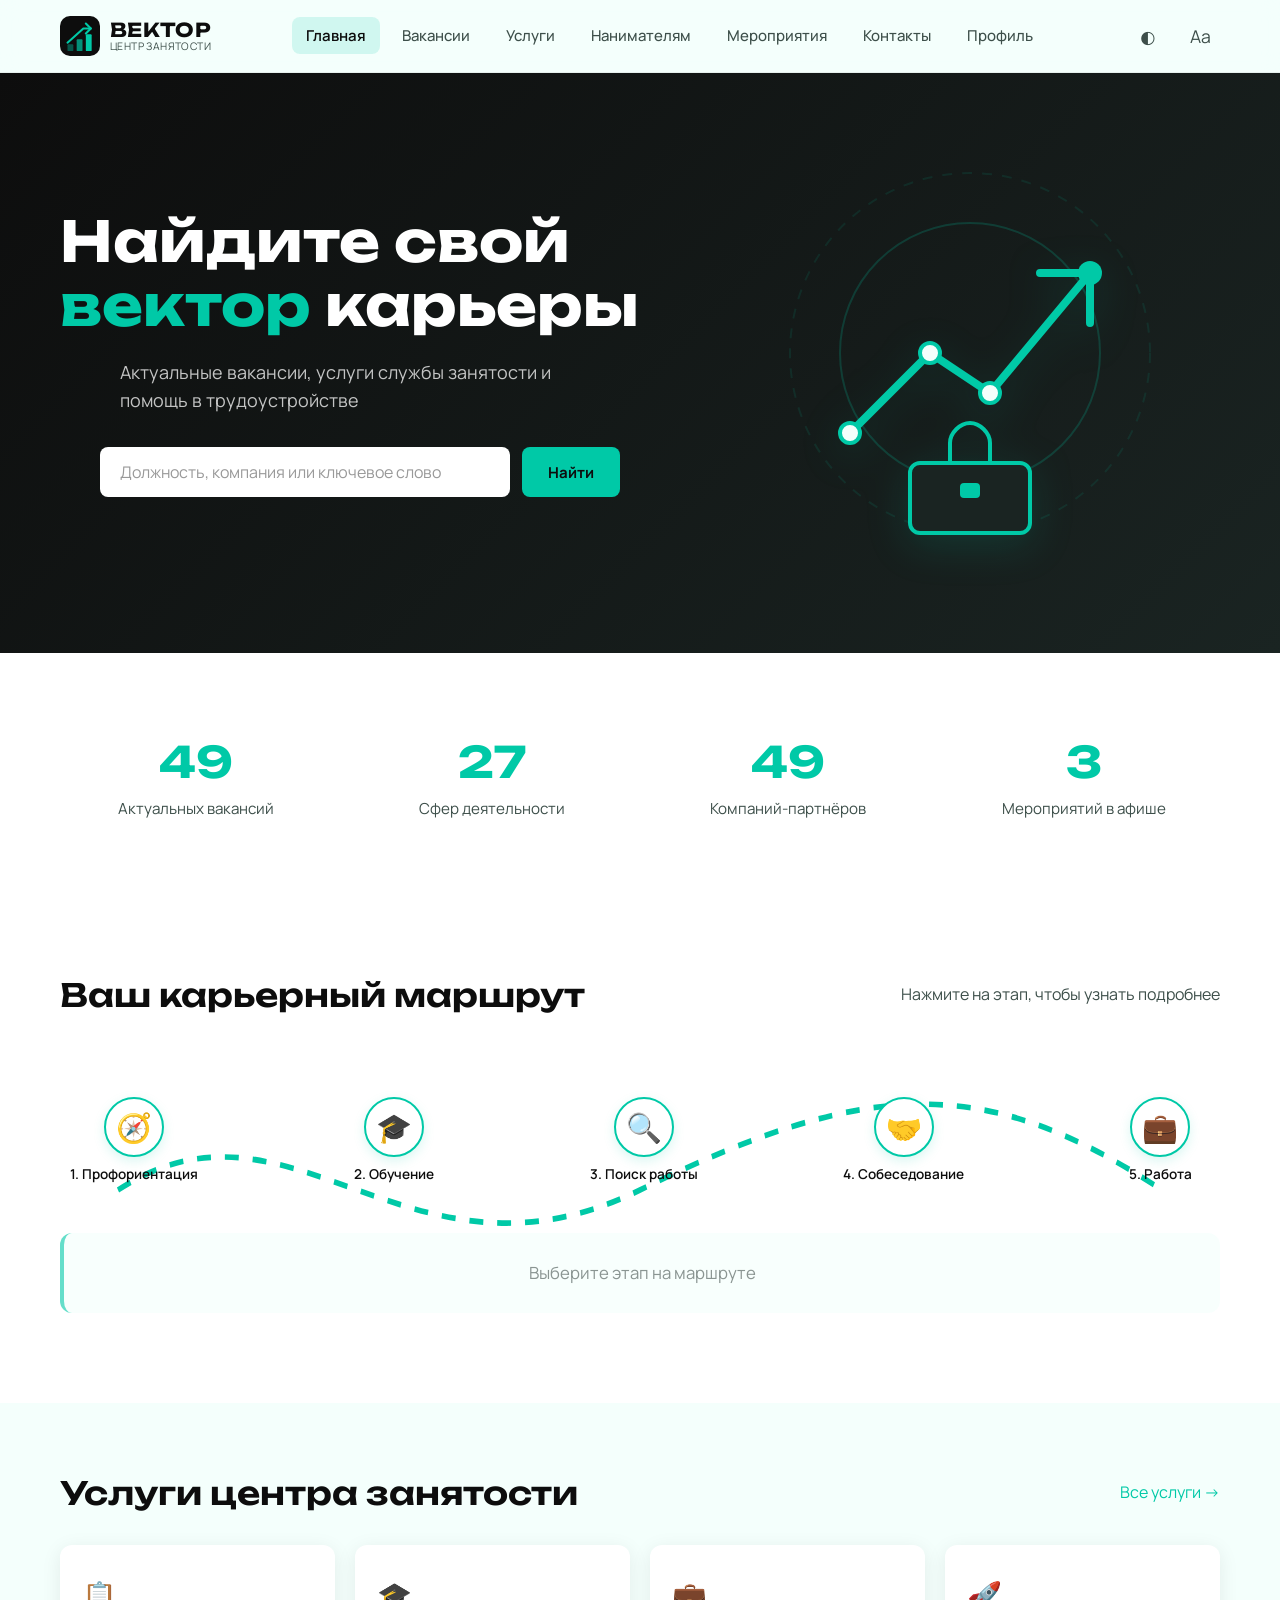
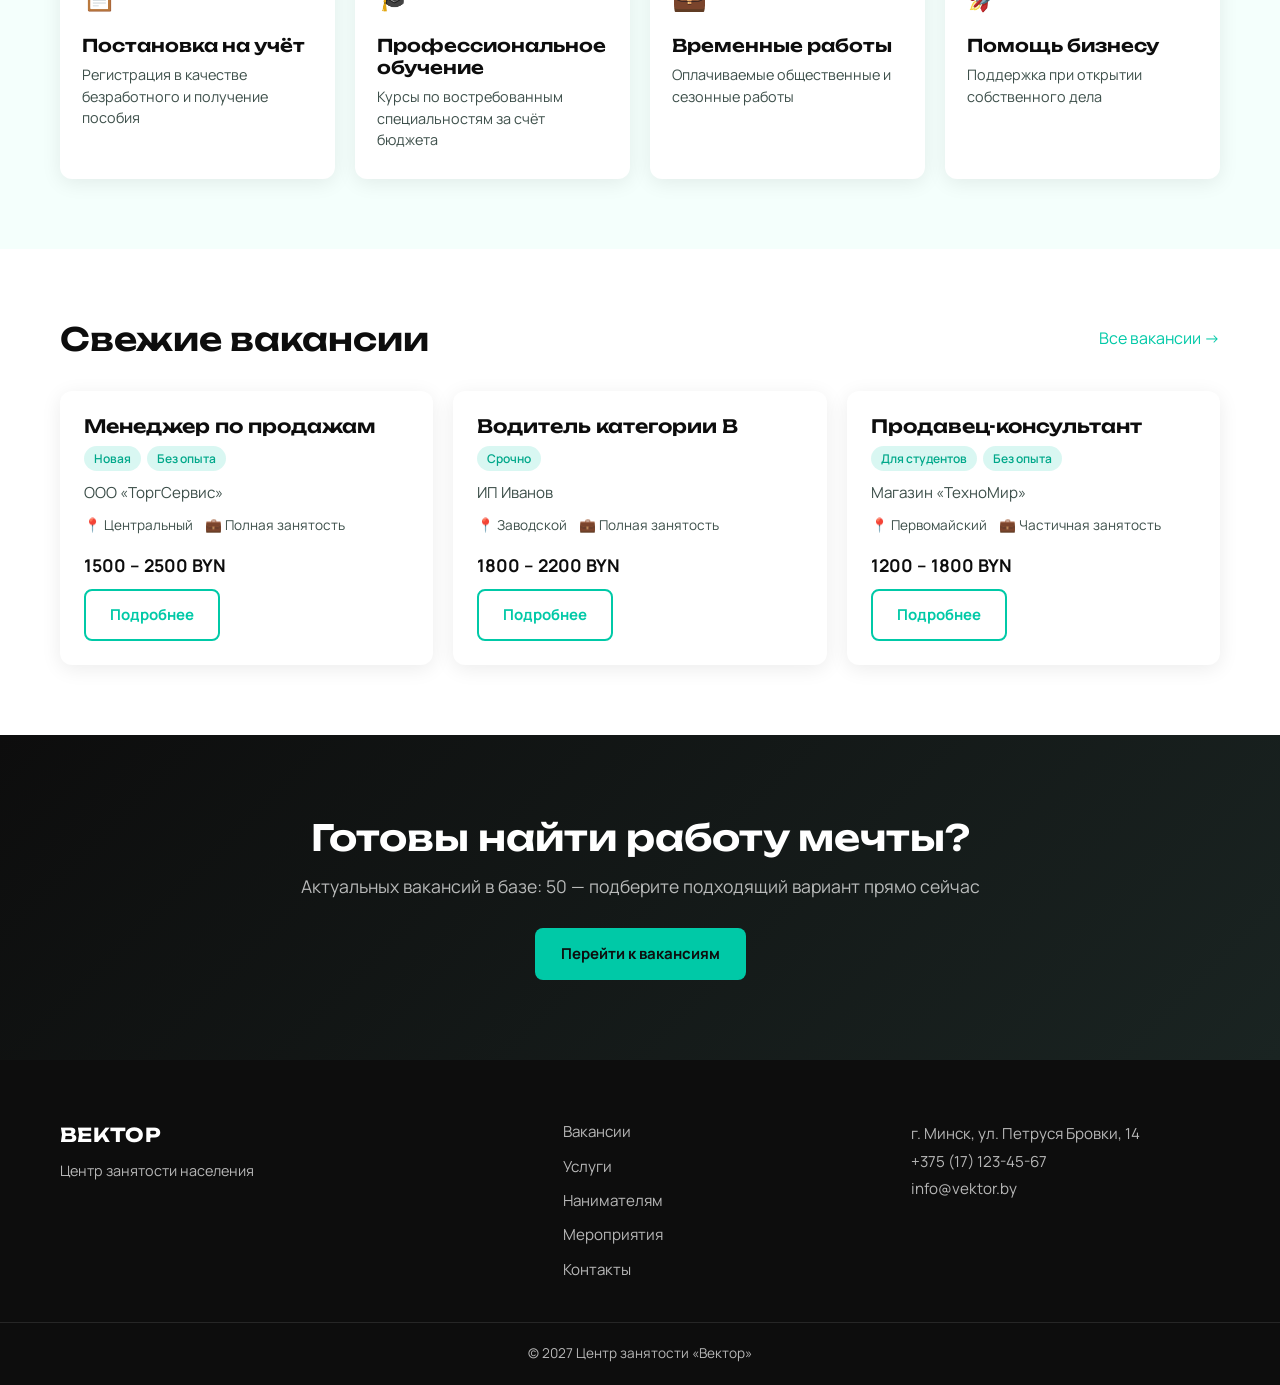
<file: vector-site/index.html>
<!DOCTYPE html>
<html lang="ru">
<head>
  <meta charset="UTF-8">
  <meta name="viewport" content="width=device-width, initial-scale=1.0">
  <meta name="description" content="Центр занятости «Вектор» — поиск работы, услуги службы занятости, мероприятия">
  <title>Вектор — Центр занятости</title>

  <link rel="preconnect" href="https://fonts.googleapis.com">
  <link rel="preconnect" href="https://fonts.gstatic.com" crossorigin>
  <link href="https://fonts.googleapis.com/css2?family=Manrope:wght@400;500;600;700&family=Unbounded:wght@500;600;700&display=swap" rel="stylesheet">

  <link rel="stylesheet" href="../css/styles.css">
  <link rel="icon" href="../images/favicon.svg" type="image/svg+xml">
</head>
<body>

  <header class="header" id="header">
    <div class="container header__inner">
      <a href="index.html" class="logo">
        <img src="../images/logo.svg" alt="Логотип центра занятости Вектор" width="40" height="40">
        <span class="logo__text">
          <span class="logo__name">ВЕКТОР</span>
          <span class="logo__desc">Центр занятости</span>
        </span>
      </a>

      <nav class="nav" id="nav" aria-label="Основная навигация">
        <ul class="nav__list">
          <li><a href="index.html" class="nav__link nav__link--active">Главная</a></li>
          <li><a href="vacancies.html" class="nav__link">Вакансии</a></li>
          <li><a href="services.html" class="nav__link">Услуги</a></li>
          <li><a href="employers.html" class="nav__link">Нанимателям</a></li>
          <li><a href="events.html" class="nav__link">Мероприятия</a></li>
          <li><a href="contacts.html" class="nav__link">Контакты</a></li>
          <li><a href="profile.html" class="nav__link">Профиль</a></li>
        </ul>
      </nav>

      <div class="header__actions">
        <button type="button" class="theme-toggle" id="themeToggle" aria-label="Переключить тему" title="Тема">
          <span class="theme-toggle__icon" aria-hidden="true">◐</span>
        </button>
        <button type="button" class="a11y-toggle" id="a11yToggle" aria-label="Режим для слабовидящих" title="Для слабовидящих">
          <span>Аа</span>
        </button>
        <button type="button" class="burger" id="burger" aria-label="Открыть меню">
          <span></span><span></span><span></span>
        </button>
      </div>
    </div>
  </header>

  <main>
    <section class="hero">
      <div class="container hero__inner">
        <div class="hero__content">
          <h1 class="hero__title">Найдите свой<br><span class="hero__accent">вектор</span> карьеры</h1>
          <p class="hero__subtitle">Актуальные вакансии, услуги службы занятости и помощь в трудоустройстве</p>

          <form class="search-form" action="vacancies.html" method="get">
            <input
              type="search"
              name="q"
              class="search-form__input"
              placeholder="Должность, компания или ключевое слово"
              aria-label="Поиск вакансий"
            >
            <button type="submit" class="btn btn--primary search-form__btn">Найти</button>
          </form>
        </div>

        <div class="hero__visual">
          <svg class="hero__svg" viewBox="0 0 400 400" fill="none" xmlns="http://www.w3.org/2000/svg" role="img" aria-label="График карьерного роста">
            <circle cx="200" cy="200" r="180" stroke="rgba(0, 201, 167, 0.1)" stroke-width="2" stroke-dasharray="10 10"/>
            <circle cx="200" cy="200" r="130" stroke="rgba(0, 201, 167, 0.2)" stroke-width="2"/>

            <path class="hero__svg-line" d="M80 280 L160 200 L220 240 L320 120" stroke="#00C9A7" stroke-width="8" stroke-linecap="round" stroke-linejoin="round"/>
            <path d="M270 120 L320 120 L320 170" stroke="#00C9A7" stroke-width="8" stroke-linecap="round" stroke-linejoin="round"/>

            <circle cx="80" cy="280" r="10" fill="#F4FFFC" stroke="#00C9A7" stroke-width="4"/>
            <circle cx="160" cy="200" r="10" fill="#F4FFFC" stroke="#00C9A7" stroke-width="4"/>
            <circle cx="220" cy="240" r="10" fill="#F4FFFC" stroke="#00C9A7" stroke-width="4"/>
            <circle cx="320" cy="120" r="12" fill="#00C9A7" class="hero__svg-pulse"/>

            <rect x="140" y="310" width="120" height="70" rx="10" fill="#1A2422" stroke="#00C9A7" stroke-width="4"/>
            <path d="M180 310 V290 C180 280 190 270 200 270 C210 270 220 280 220 290 V310" stroke="#00C9A7" stroke-width="4" stroke-linecap="round"/>
            <rect x="190" y="330" width="20" height="15" rx="4" fill="#00C9A7"/>
          </svg>
        </div>
      </div>
    </section>

    <section class="stats">
      <div class="container">
        <div class="stats__grid">
          <div class="stats__item">
            <span class="stats__number" data-target="50">0</span>
            <span class="stats__label">Актуальных вакансий</span>
          </div>
          <div class="stats__item">
            <span class="stats__number" data-target="20">0</span>
            <span class="stats__label">Сфер деятельности</span>
          </div>
          <div class="stats__item">
            <span class="stats__number" data-target="50">0</span>
            <span class="stats__label">Компаний-партнёров</span>
          </div>
          <div class="stats__item">
            <span class="stats__number" data-target="4">0</span>
            <span class="stats__label">Мероприятий в афише</span>
          </div>
        </div>
      </div>
    </section>

    <section class="career-path">
      <div class="container">
        <div class="section-header">
          <h2 class="section-title">Ваш карьерный маршрут</h2>
          <p class="section-subtitle">Нажмите на этап, чтобы узнать подробнее</p>
        </div>

        <div class="career-path__wrap">
          <svg class="career-path__svg" viewBox="0 0 1000 200" preserveAspectRatio="none" aria-hidden="true">
            <path class="career-path__line" d="M 50 100 C 200 20, 300 180, 500 100 S 800 20, 950 100"
                  stroke="#00C9A7" stroke-width="4" stroke-dasharray="12 12" fill="none"/>
          </svg>

          <div class="career-path__steps">
            <button type="button" class="career-step" data-step="1" data-text="Определите свои сильные стороны с помощью профессиональных консультантов.">
              <span class="career-step__icon" aria-hidden="true">🧭</span>
              <span class="career-step__label">1. Профориентация</span>
            </button>

            <button type="button" class="career-step" data-step="2" data-text="Пройдите бесплатное обучение по востребованной профессии.">
              <span class="career-step__icon" aria-hidden="true">🎓</span>
              <span class="career-step__label">2. Обучение</span>
            </button>

            <button type="button" class="career-step" data-step="3" data-text="Найдите подходящую вакансию и откликнитесь в один клик.">
              <span class="career-step__icon" aria-hidden="true">🔍</span>
              <span class="career-step__label">3. Поиск работы</span>
            </button>

            <button type="button" class="career-step" data-step="4" data-text="Подготовьтесь к собеседованию с нашими специалистами.">
              <span class="career-step__icon" aria-hidden="true">🤝</span>
              <span class="career-step__label">4. Собеседование</span>
            </button>

            <button type="button" class="career-step" data-step="5" data-text="Поздравляем! Вы успешно трудоустроены.">
              <span class="career-step__icon" aria-hidden="true">💼</span>
              <span class="career-step__label">5. Работа</span>
            </button>
          </div>

          <div class="career-path__tooltip" id="careerTooltip">
            <p class="career-path__tooltip-text">Выберите этап на маршруте</p>
          </div>
        </div>
      </div>
    </section>

    <section class="services-preview">
      <div class="container">
        <div class="section-header">
          <h2 class="section-title">Услуги центра занятости</h2>
          <a href="services.html" class="section-link">Все услуги →</a>
        </div>

        <div class="services-preview__grid">
          <article class="service-card">
            <div class="service-card__icon" aria-hidden="true">📋</div>
            <h3 class="service-card__title">Постановка на учёт</h3>
            <p class="service-card__text">Регистрация в качестве безработного и получение пособия</p>
          </article>

          <article class="service-card">
            <div class="service-card__icon" aria-hidden="true">🎓</div>
            <h3 class="service-card__title">Профессиональное обучение</h3>
            <p class="service-card__text">Курсы по востребованным специальностям за счёт бюджета</p>
          </article>

          <article class="service-card">
            <div class="service-card__icon" aria-hidden="true">💼</div>
            <h3 class="service-card__title">Временные работы</h3>
            <p class="service-card__text">Оплачиваемые общественные и сезонные работы</p>
          </article>

          <article class="service-card">
            <div class="service-card__icon" aria-hidden="true">🚀</div>
            <h3 class="service-card__title">Помощь бизнесу</h3>
            <p class="service-card__text">Поддержка при открытии собственного дела</p>
          </article>
        </div>
      </div>
    </section>

    <section class="vacancies-preview">
      <div class="container">
        <div class="section-header">
          <h2 class="section-title">Свежие вакансии</h2>
          <a href="vacancies.html" class="section-link">Все вакансии →</a>
        </div>

        <div class="vacancies-preview__grid" id="latestVacancies">
          <p class="vacancies-preview__loading">Загрузка вакансий...</p>
        </div>
      </div>
    </section>

    <section class="cta">
      <div class="container cta__inner">
        <h2 class="cta__title">Готовы найти работу мечты?</h2>
        <p class="cta__text">Актуальные вакансии ждут вас прямо сейчас</p>
        <a href="vacancies.html" class="btn btn--primary">Перейти к вакансиям</a>
      </div>
    </section>
  </main>

  <footer class="footer">
    <div class="container footer__inner">
      <div class="footer__brand">
        <a href="index.html" class="logo logo--footer">
          <span class="logo__name">ВЕКТОР</span>
        </a>
        <p class="footer__text">Центр занятости населения</p>
      </div>

      <div class="footer__nav">
        <a href="vacancies.html">Вакансии</a>
        <a href="services.html">Услуги</a>
        <a href="employers.html">Нанимателям</a>
        <a href="events.html">Мероприятия</a>
        <a href="contacts.html">Контакты</a>
      </div>

      <div class="footer__contacts">
        <p>г. Минск, ул. Петруся Бровки, 14</p>
        <p>+375 (17) 123-45-67</p>
        <p>info@vektor.by</p>
      </div>
    </div>
    <div class="footer__bottom">
      <div class="container">
        <p>© 2027 Центр занятости «Вектор»</p>
      </div>
    </div>
  </footer>

  <script src="../js/theme.js"></script>
  <script src="../js/main.js"></script>
</body>
</html>
</file>
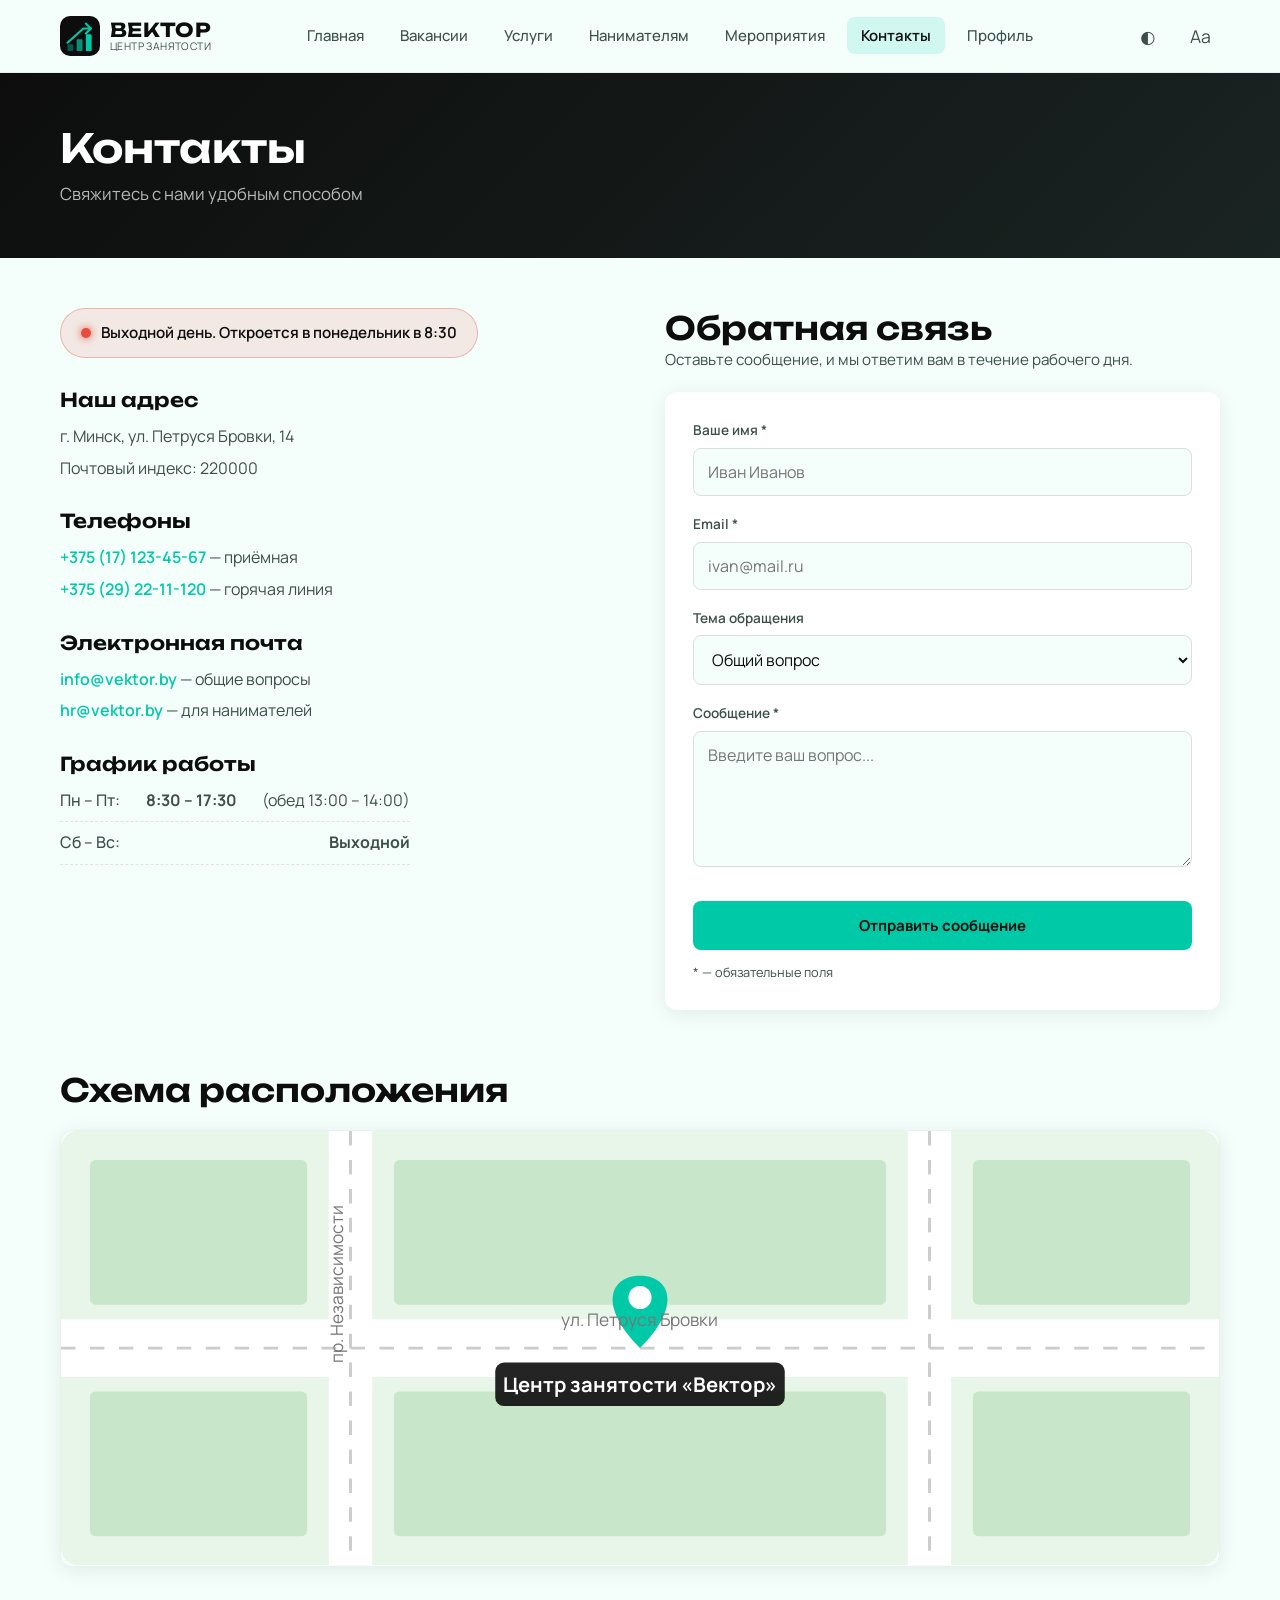
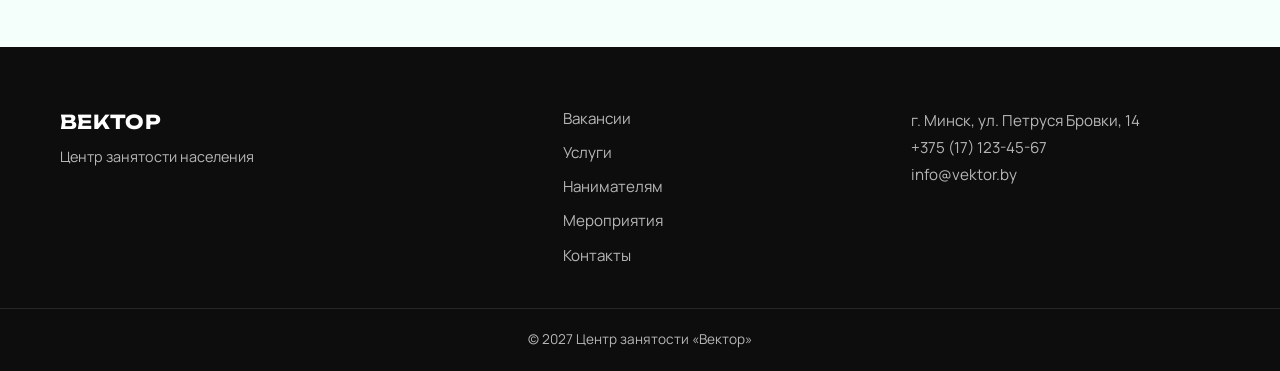
<file: vector-site/contacts.html>
<!DOCTYPE html>
<html lang="ru">
<head>
  <meta charset="UTF-8">
  <meta name="viewport" content="width=device-width, initial-scale=1.0">
  <meta name="description" content="Контакты центра занятости Вектор">
  <title>Контакты — Вектор</title>

  <link rel="preconnect" href="https://fonts.googleapis.com">
  <link rel="preconnect" href="https://fonts.gstatic.com" crossorigin>
  <link href="https://fonts.googleapis.com/css2?family=Manrope:wght@400;500;600;700&family=Unbounded:wght@500;600;700&display=swap" rel="stylesheet">

  <link rel="stylesheet" href="../css/styles.css">
  <link rel="icon" href="../images/favicon.svg" type="image/svg+xml">
</head>
<body>

  <header class="header" id="header">
    <div class="container header__inner">
      <a href="index.html" class="logo">
        <img src="../images/logo.svg" alt="Логотип центра занятости Вектор" width="40" height="40">
        <span class="logo__text">
          <span class="logo__name">ВЕКТОР</span>
          <span class="logo__desc">Центр занятости</span>
        </span>
      </a>

      <nav class="nav" id="nav" aria-label="Основная навигация">
        <ul class="nav__list">
          <li><a href="index.html" class="nav__link">Главная</a></li>
          <li><a href="vacancies.html" class="nav__link">Вакансии</a></li>
          <li><a href="services.html" class="nav__link">Услуги</a></li>
          <li><a href="employers.html" class="nav__link">Нанимателям</a></li>
          <li><a href="events.html" class="nav__link">Мероприятия</a></li>
          <li><a href="contacts.html" class="nav__link nav__link--active">Контакты</a></li>
          <li><a href="profile.html" class="nav__link">Профиль</a></li>
        </ul>
      </nav>

      <div class="header__actions">
        <button type="button" class="theme-toggle" id="themeToggle" aria-label="Переключить тему"><span aria-hidden="true">◐</span></button>
        <button type="button" class="a11y-toggle" id="a11yToggle" aria-label="Режим для слабовидящих"><span>Аа</span></button>
        <button type="button" class="burger" id="burger" aria-label="Открыть меню"><span></span><span></span><span></span></button>
      </div>
    </div>
  </header>

  <main>
    <section class="page-hero">
      <div class="container">
        <h1 class="page-hero__title">Контакты</h1>
        <p class="page-hero__subtitle">Свяжитесь с нами удобным способом</p>
      </div>
    </section>

    <section class="contacts-page">
      <div class="container">
        <div class="contacts-page__grid">
          <div class="contacts-info">
            <div class="work-status" id="workStatus">
              <span class="work-status__dot" aria-hidden="true"></span>
              <span class="work-status__text">Проверка графика...</span>
            </div>

            <div class="contact-block">
              <h2 class="section-title">Наш адрес</h2>
              <p>г. Минск, ул. Петруся Бровки, 14</p>
              <p>Почтовый индекс: 220000</p>
            </div>

            <div class="contact-block">
              <h2 class="section-title">Телефоны</h2>
              <p><a href="tel:+375171234567">+375 (17) 123-45-67</a> — приёмная</p>
              <p><a href="tel:+375292211120">+375 (29) 22-11-120</a> — горячая линия</p>
            </div>

            <div class="contact-block">
              <h2 class="section-title">Электронная почта</h2>
              <p><a href="mailto:info@vektor.by">info@vektor.by</a> — общие вопросы</p>
              <p><a href="mailto:hr@vektor.by">hr@vektor.by</a> — для нанимателей</p>
            </div>

            <div class="contact-block">
              <h2 class="section-title">График работы</h2>
              <ul class="schedule-list">
                <li><span>Пн – Пт:</span> <strong>8:30 – 17:30</strong> (обед 13:00 – 14:00)</li>
                <li><span>Сб – Вс:</span> <strong>Выходной</strong></li>
              </ul>
            </div>
          </div>

          <div class="contacts-form-wrap">
            <h2 class="section-title">Обратная связь</h2>
            <p class="contacts-form__desc">Оставьте сообщение, и мы ответим вам в течение рабочего дня.</p>

            <form class="form" id="contactForm" novalidate>
              <div class="form__group">
                <label class="form__label" for="userName">Ваше имя *</label>
                <input class="form__input" type="text" id="userName" name="userName" required placeholder="Иван Иванов">
              </div>

              <div class="form__group">
                <label class="form__label" for="userEmail">Email *</label>
                <input class="form__input" type="email" id="userEmail" name="userEmail" required placeholder="ivan@mail.ru">
              </div>

              <div class="form__group">
                <label class="form__label" for="userTopic">Тема обращения</label>
                <select class="form__input" id="userTopic" name="userTopic">
                  <option value="Общий вопрос">Общий вопрос</option>
                  <option value="Поиск работы">Поиск работы</option>
                  <option value="Размещение вакансии">Размещение вакансии</option>
                  <option value="Запись на мероприятие">Запись на мероприятие</option>
                  <option value="Другое">Другое</option>
                </select>
              </div>

              <div class="form__group">
                <label class="form__label" for="userMessage">Сообщение *</label>
                <textarea class="form__textarea" id="userMessage" name="userMessage" rows="5" required placeholder="Введите ваш вопрос..."></textarea>
              </div>

              <button type="submit" class="btn btn--primary form__submit">Отправить сообщение</button>
              <p class="form__note">* — обязательные поля</p>
            </form>
          </div>
        </div>

        <div class="contacts-map">
          <h2 class="section-title">Схема расположения</h2>
          <div class="contacts-map__wrap">
            <svg viewBox="0 0 800 300" xmlns="http://www.w3.org/2000/svg" role="img" aria-label="Схема расположения центра занятости">
              <rect width="800" height="300" fill="#e8f5e9" rx="12"/>

              <path d="M0 150 H800" stroke="#fff" stroke-width="40"/>
              <path d="M200 0 V300" stroke="#fff" stroke-width="30"/>
              <path d="M600 0 V300" stroke="#fff" stroke-width="30"/>

              <path d="M0 150 H800" stroke="#ccc" stroke-width="2" stroke-dasharray="10 10"/>
              <path d="M200 0 V300" stroke="#ccc" stroke-width="2" stroke-dasharray="10 10"/>
              <path d="M600 0 V300" stroke="#ccc" stroke-width="2" stroke-dasharray="10 10"/>

              <rect x="20" y="20" width="150" height="100" fill="#c8e6c9" rx="4"/>
              <rect x="230" y="20" width="340" height="100" fill="#c8e6c9" rx="4"/>
              <rect x="630" y="20" width="150" height="100" fill="#c8e6c9" rx="4"/>

              <rect x="20" y="180" width="150" height="100" fill="#c8e6c9" rx="4"/>
              <rect x="230" y="180" width="340" height="100" fill="#c8e6c9" rx="4"/>
              <rect x="630" y="180" width="150" height="100" fill="#c8e6c9" rx="4"/>

              <g transform="translate(400, 140)">
                <path d="M0 -40 C-20 -40 -30 -20 0 10 C30 -20 20 -40 0 -40 Z" fill="#00C9A7"/>
                <circle cx="0" cy="-25" r="8" fill="#fff"/>
                <rect x="-100" y="20" width="200" height="30" fill="#0D0D0D" rx="6" opacity="0.9"/>
                <text x="0" y="40" font-family="Manrope, sans-serif" font-size="14" fill="#fff" text-anchor="middle" font-weight="bold">Центр занятости «Вектор»</text>
              </g>

              <text x="400" y="135" font-family="Manrope, sans-serif" font-size="12" fill="#777" text-anchor="middle">ул. Петруся Бровки</text>
              <text x="195" y="160" font-family="Manrope, sans-serif" font-size="12" fill="#777" transform="rotate(-90 195,160)">пр. Независимости</text>
            </svg>
          </div>
        </div>
      </div>
    </section>
  </main>

  <footer class="footer">
    <div class="container footer__inner">
      <div class="footer__brand">
        <a href="index.html" class="logo logo--footer"><span class="logo__name">ВЕКТОР</span></a>
        <p class="footer__text">Центр занятости населения</p>
      </div>
      <div class="footer__nav">
        <a href="vacancies.html">Вакансии</a>
        <a href="services.html">Услуги</a>
        <a href="employers.html">Нанимателям</a>
        <a href="events.html">Мероприятия</a>
        <a href="contacts.html">Контакты</a>
      </div>
      <div class="footer__contacts">
        <p>г. Минск, ул. Петруся Бровки, 14</p>
        <p>+375 (17) 123-45-67</p>
        <p>info@vektor.by</p>
      </div>
    </div>
    <div class="footer__bottom">
      <div class="container"><p>© 2027 Центр занятости «Вектор»</p></div>
    </div>
  </footer>

  <script src="../js/theme.js"></script>
  <script src="../js/main.js"></script>
  <script>
    document.addEventListener('DOMContentLoaded', () => {
      const updateWorkStatus = () => {
        const statusBox = document.getElementById('workStatus');
        if (!statusBox) return;

        const dot = statusBox.querySelector('.work-status__dot');
        const text = statusBox.querySelector('.work-status__text');

        const now = new Date();
        const day = now.getDay();
        const hours = now.getHours();
        const minutes = now.getMinutes();
        const timeInMinutes = hours * 60 + minutes;

        const startWork = 8 * 60 + 30;
        const endWork = 17 * 60 + 30;
        const lunchStart = 13 * 60;
        const lunchEnd = 14 * 60;

        let isOpen = false;
        let message = '';

        if (day >= 1 && day <= 5) {
          if (timeInMinutes >= startWork && timeInMinutes < endWork) {
            if (timeInMinutes >= lunchStart && timeInMinutes < lunchEnd) {
              isOpen = false;
              message = 'Обеденный перерыв (до 14:00)';
            } else {
              isOpen = true;
              message = 'Открыто до 17:30';
            }
          } else if (timeInMinutes < startWork) {
            message = 'Закрыто. Откроется в 8:30';
          } else {
            message = 'Закрыто. Откроется завтра в 8:30';
          }
        } else {
          message = 'Выходной день. Откроется в понедельник в 8:30';
        }

        if (isOpen) {
          dot.style.backgroundColor = '#00C9A7';
          dot.style.boxShadow = '0 0 8px #00C9A7';
          statusBox.style.backgroundColor = 'rgba(0, 201, 167, 0.12)';
          statusBox.style.borderColor = 'rgba(0, 201, 167, 0.35)';
        } else {
          dot.style.backgroundColor = '#e74c3c';
          dot.style.boxShadow = '0 0 8px #e74c3c';
          statusBox.style.backgroundColor = 'rgba(231, 76, 60, 0.12)';
          statusBox.style.borderColor = 'rgba(231, 76, 60, 0.35)';
        }
        text.textContent = message;
      };

      updateWorkStatus();
      setInterval(updateWorkStatus, 60000);

      const form = document.getElementById('contactForm');
      if (!form) return;

      const clearSuccess = () => {
        const successEl = form.querySelector('.form__success');
        if (successEl) successEl.remove();
      };

      const showSuccess = (message) => {
        clearSuccess();
        const successEl = document.createElement('div');
        successEl.className = 'form__success';
        successEl.setAttribute('role', 'status');
        successEl.textContent = message;
        form.appendChild(successEl);
      };

      const showError = (field, message) => {
        field.classList.add('form__input--error');
        let errorEl = field.parentElement.querySelector('.form__error');
        if (!errorEl) {
          errorEl = document.createElement('span');
          errorEl.className = 'form__error';
          field.insertAdjacentElement('afterend', errorEl);
        }
        errorEl.textContent = message;
      };

      const clearError = (field) => {
        field.classList.remove('form__input--error');
        const errorEl = field.parentElement.querySelector('.form__error');
        if (errorEl) errorEl.remove();
      };

      const validators = {
        userName: (value) => {
          if (!value.trim()) return 'Укажите ваше имя';
          if (value.trim().length < 2) return 'Слишком короткое имя';
          return null;
        },
        userEmail: (value) => {
          if (!value.trim()) return 'Укажите email';
          const emailPattern = /^[a-zA-Z0-9._%+-]+@[a-zA-Z0-9.-]+\.[a-zA-Z]{2,}$/;
          if (!emailPattern.test(value.trim())) {
            return 'Введите корректный email';
          }
          return null;
        },
        userMessage: (value) => {
          if (!value.trim()) return 'Введите сообщение';
          if (value.trim().length < 10) return 'Сообщение слишком короткое (мин. 10 символов)';
          return null;
        }
      };

      form.querySelectorAll('.form__input, .form__textarea').forEach((field) => {
        field.addEventListener('input', () => {
          clearError(field);
          clearSuccess();
        });
        field.addEventListener('blur', () => {
          if (validators[field.name]) {
            const error = validators[field.name](field.value);
            if (error) showError(field, error);
            else clearError(field);
          }
        });
      });

      form.addEventListener('submit', (e) => {
        e.preventDefault();
        let isValid = true;
        clearSuccess();

        form.querySelectorAll('.form__input, .form__textarea').forEach((field) => {
          if (validators[field.name]) {
            const error = validators[field.name](field.value);
            if (error) {
              showError(field, error);
              isValid = false;
            } else {
              clearError(field);
            }
          }
        });

        if (isValid) {
          form.reset();
          form.querySelectorAll('.form__error').forEach((el) => el.remove());
          form.querySelectorAll('.form__input--error').forEach((el) => el.classList.remove('form__input--error'));
          showSuccess('Спасибо! Ваше сообщение отправлено. Мы свяжемся с вами в ближайшее время.');
        }
      });
    });
  </script>
</body>
</html>
</file>
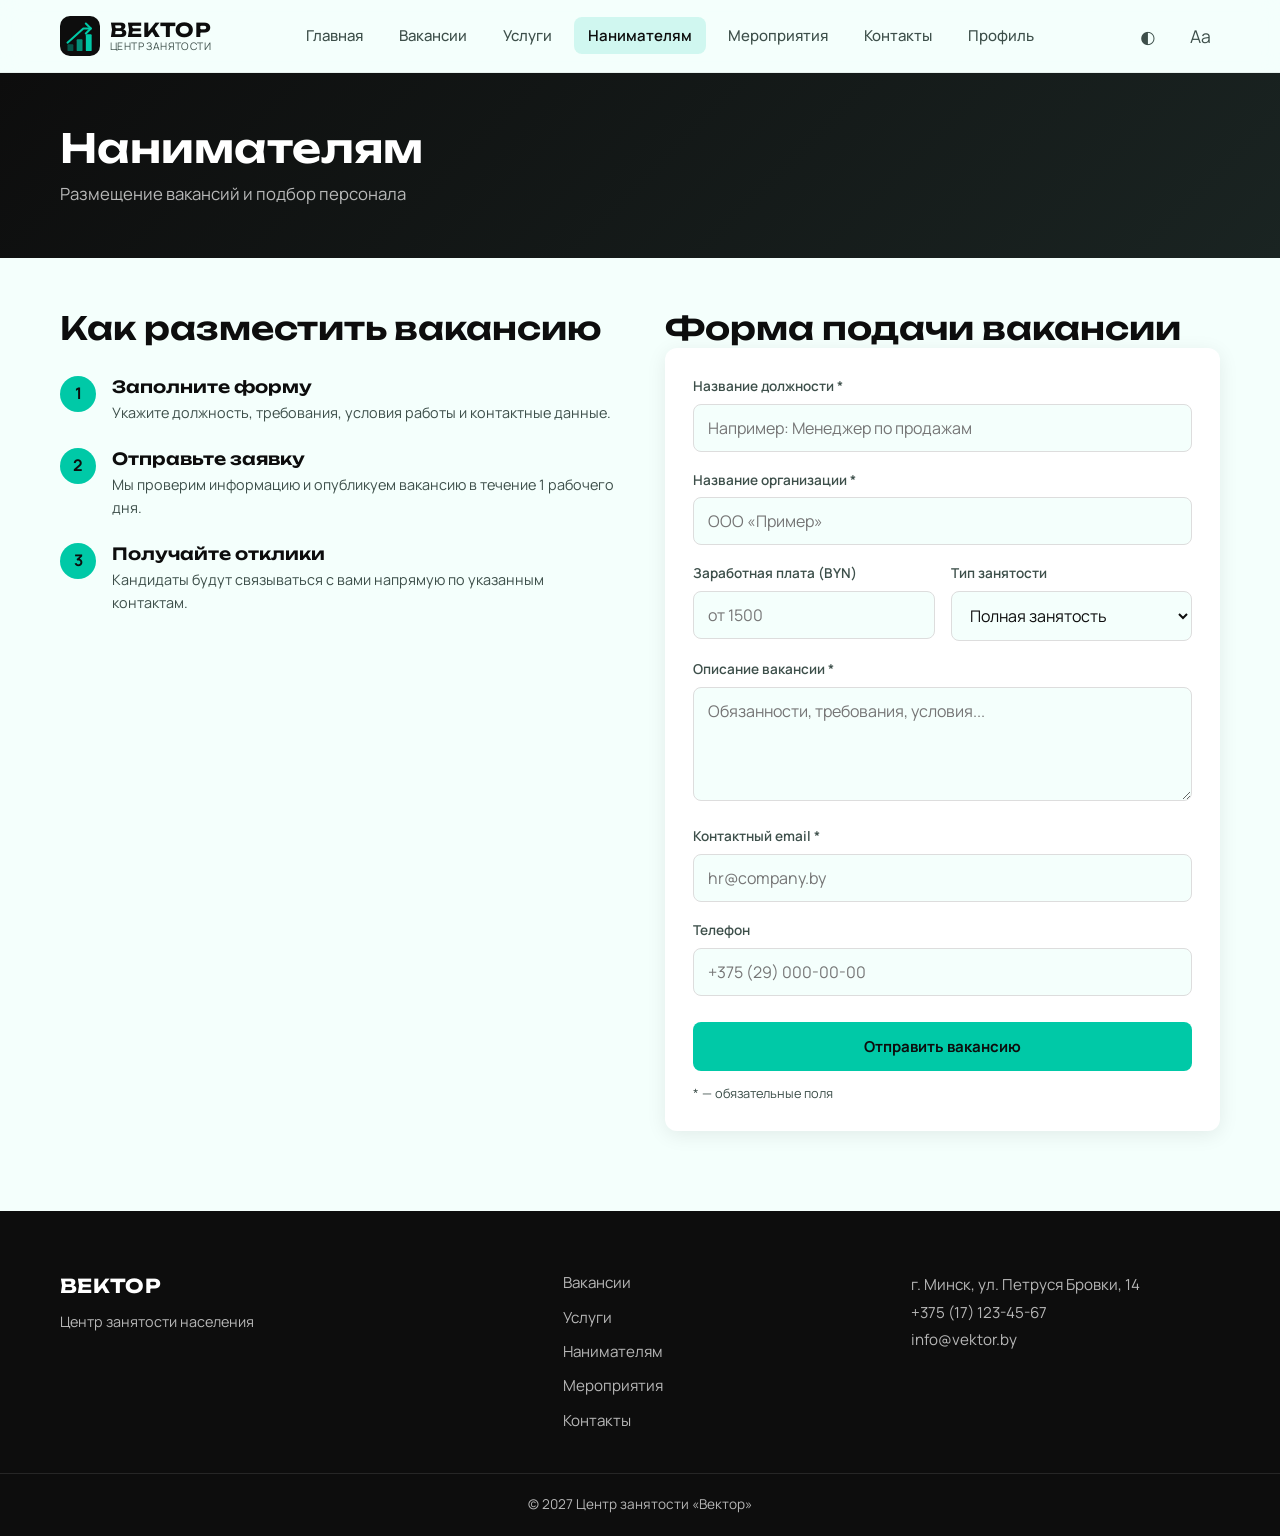
<file: vector-site/employers.html>
<!DOCTYPE html>
<html lang="ru">
<head>
  <meta charset="UTF-8">
  <meta name="viewport" content="width=device-width, initial-scale=1.0">
  <meta name="description" content="Информация для нанимателей — центр занятости Вектор">
  <title>Нанимателям — Вектор</title>

  <link rel="preconnect" href="https://fonts.googleapis.com">
  <link rel="preconnect" href="https://fonts.gstatic.com" crossorigin>
  <link href="https://fonts.googleapis.com/css2?family=Manrope:wght@400;500;600;700&family=Unbounded:wght@500;600;700&display=swap" rel="stylesheet">

  <link rel="stylesheet" href="../css/styles.css">
  <link rel="icon" href="../images/favicon.svg" type="image/svg+xml">
</head>
<body>

  <header class="header" id="header">
    <div class="container header__inner">
      <a href="index.html" class="logo">
        <img src="../images/logo.svg" alt="Логотип центра занятости Вектор" width="40" height="40">
        <span class="logo__text">
          <span class="logo__name">ВЕКТОР</span>
          <span class="logo__desc">Центр занятости</span>
        </span>
      </a>

      <nav class="nav" id="nav" aria-label="Основная навигация">
        <ul class="nav__list">
          <li><a href="index.html" class="nav__link">Главная</a></li>
          <li><a href="vacancies.html" class="nav__link">Вакансии</a></li>
          <li><a href="services.html" class="nav__link">Услуги</a></li>
          <li><a href="employers.html" class="nav__link nav__link--active">Нанимателям</a></li>
          <li><a href="events.html" class="nav__link">Мероприятия</a></li>
          <li><a href="contacts.html" class="nav__link">Контакты</a></li>
          <li><a href="profile.html" class="nav__link">Профиль</a></li>
        </ul>
      </nav>

      <div class="header__actions">
        <button type="button" class="theme-toggle" id="themeToggle" aria-label="Переключить тему"><span aria-hidden="true">◐</span></button>
        <button type="button" class="a11y-toggle" id="a11yToggle" aria-label="Режим для слабовидящих"><span>Аа</span></button>
        <button type="button" class="burger" id="burger" aria-label="Открыть меню"><span></span><span></span><span></span></button>
      </div>
    </div>
  </header>

  <main>
    <section class="page-hero">
      <div class="container">
        <h1 class="page-hero__title">Нанимателям</h1>
        <p class="page-hero__subtitle">Размещение вакансий и подбор персонала</p>
      </div>
    </section>

    <section class="employers-page">
      <div class="container">
        <div class="employers-page__grid">
          <div class="employers-info">
            <h2 class="section-title">Как разместить вакансию</h2>
            <ol class="steps">
              <li class="steps__item">
                <span class="steps__num">1</span>
                <div>
                  <h3>Заполните форму</h3>
                  <p>Укажите должность, требования, условия работы и контактные данные.</p>
                </div>
              </li>
              <li class="steps__item">
                <span class="steps__num">2</span>
                <div>
                  <h3>Отправьте заявку</h3>
                  <p>Мы проверим информацию и опубликуем вакансию в течение 1 рабочего дня.</p>
                </div>
              </li>
              <li class="steps__item">
                <span class="steps__num">3</span>
                <div>
                  <h3>Получайте отклики</h3>
                  <p>Кандидаты будут связываться с вами напрямую по указанным контактам.</p>
                </div>
              </li>
            </ol>
          </div>

          <div class="employers-form-wrap">
            <h2 class="section-title">Форма подачи вакансии</h2>
            <form class="form" id="vacancyForm" novalidate>
              <div class="form__group">
                <label class="form__label" for="jobTitle">Название должности *</label>
                <input class="form__input" type="text" id="jobTitle" name="jobTitle" required placeholder="Например: Менеджер по продажам">
              </div>

              <div class="form__group">
                <label class="form__label" for="companyName">Название организации *</label>
                <input class="form__input" type="text" id="companyName" name="companyName" required placeholder="ООО «Пример»">
              </div>

              <div class="form__row">
                <div class="form__group">
                  <label class="form__label" for="salary">Заработная плата (BYN)</label>
                  <input class="form__input" type="text" id="salary" name="salary" placeholder="от 1500">
                </div>
                <div class="form__group">
                  <label class="form__label" for="jobType">Тип занятости</label>
                  <select class="form__input" id="jobType" name="jobType">
                    <option value="Полная занятость">Полная занятость</option>
                    <option value="Частичная занятость">Частичная занятость</option>
                    <option value="Удаленная работа">Удаленная работа</option>
                  </select>
                </div>
              </div>

              <div class="form__group">
                <label class="form__label" for="jobDesc">Описание вакансии *</label>
                <textarea class="form__textarea" id="jobDesc" name="jobDesc" rows="4" required placeholder="Обязанности, требования, условия..."></textarea>
              </div>

              <div class="form__group">
                <label class="form__label" for="contactEmail">Контактный email *</label>
                <input class="form__input" type="email" id="contactEmail" name="contactEmail" required placeholder="hr@company.by">
              </div>

              <div class="form__group">
                <label class="form__label" for="contactPhone">Телефон</label>
                <input class="form__input" type="tel" id="contactPhone" name="contactPhone" placeholder="+375 (29) 000-00-00">
              </div>

              <button type="submit" class="btn btn--primary form__submit">Отправить вакансию</button>
              <p class="form__note">* — обязательные поля</p>
            </form>
          </div>
        </div>
      </div>
    </section>
  </main>

  <footer class="footer">
    <div class="container footer__inner">
      <div class="footer__brand">
        <a href="index.html" class="logo logo--footer"><span class="logo__name">ВЕКТОР</span></a>
        <p class="footer__text">Центр занятости населения</p>
      </div>
      <div class="footer__nav">
        <a href="vacancies.html">Вакансии</a>
        <a href="services.html">Услуги</a>
        <a href="employers.html">Нанимателям</a>
        <a href="events.html">Мероприятия</a>
        <a href="contacts.html">Контакты</a>
      </div>
      <div class="footer__contacts">
        <p>г. Минск, ул. Петруся Бровки, 14</p>
        <p>+375 (17) 123-45-67</p>
        <p>info@vektor.by</p>
      </div>
    </div>
    <div class="footer__bottom">
      <div class="container"><p>© 2027 Центр занятости «Вектор»</p></div>
    </div>
  </footer>

  <script src="../js/theme.js"></script>
  <script src="../js/main.js"></script>
  <script src="../js/validation.js"></script>
</body>
</html>
</file>
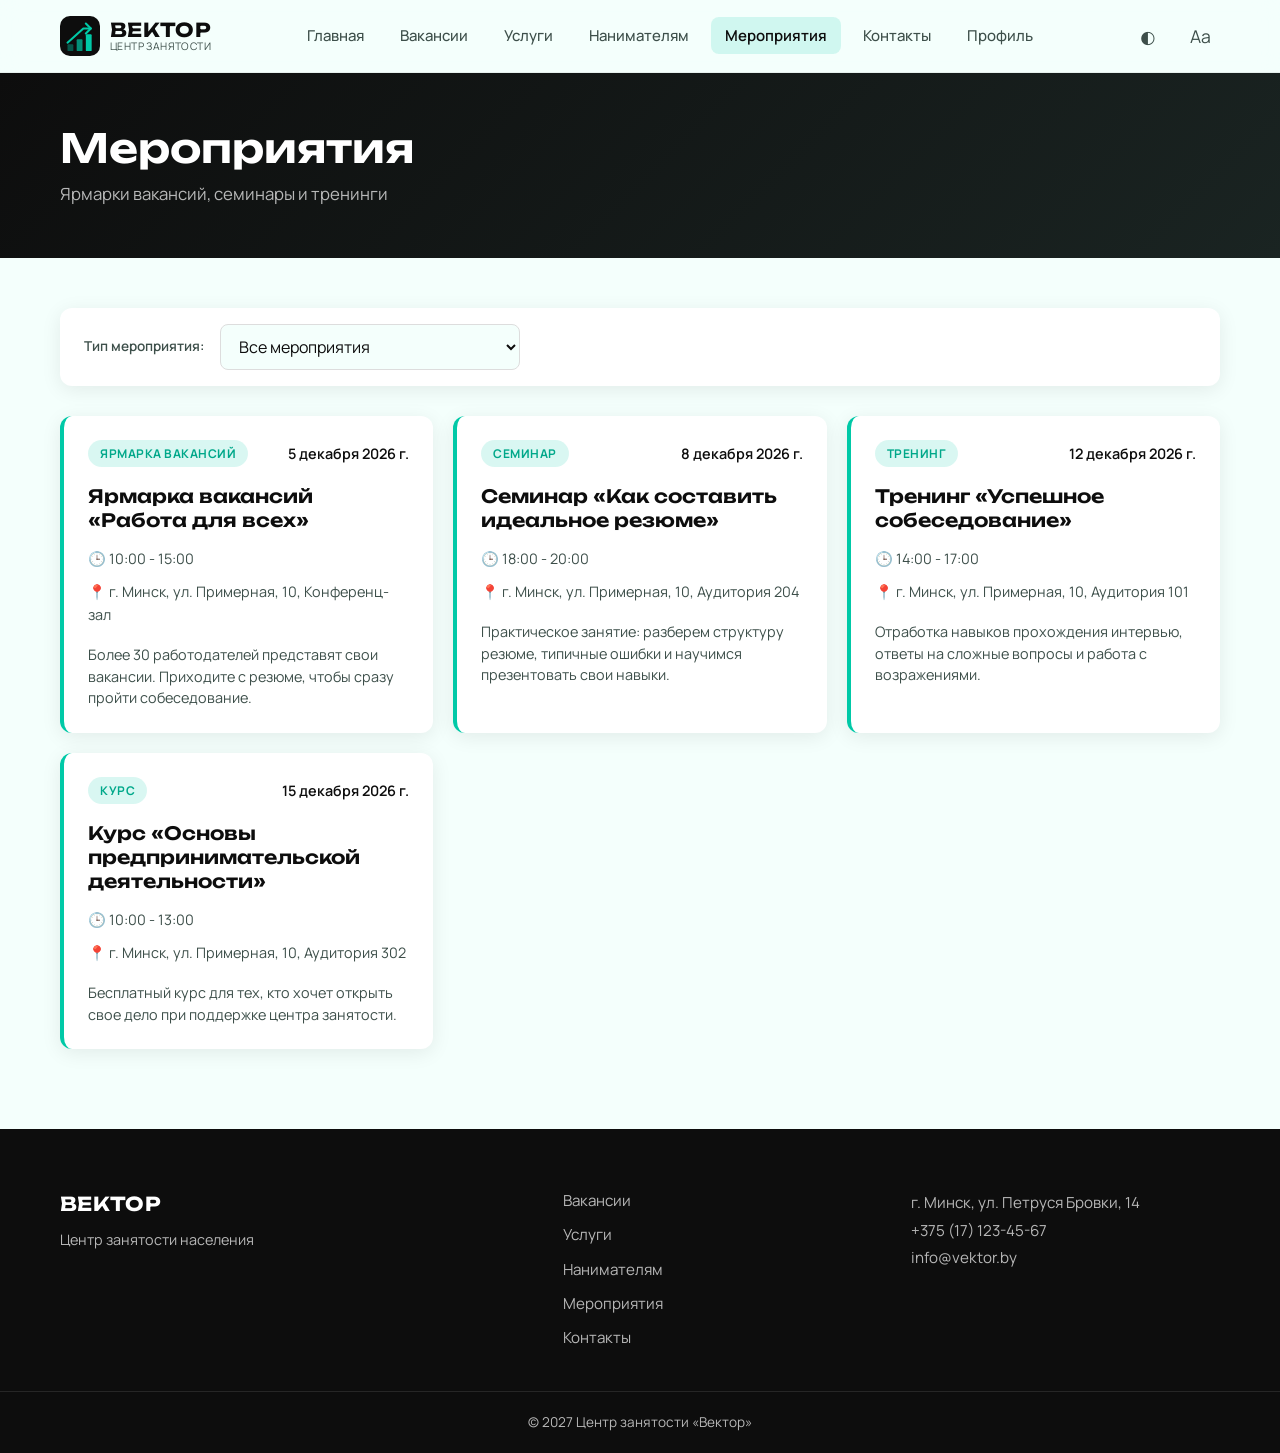
<file: vector-site/events.html>
<!DOCTYPE html>
<html lang="ru">
<head>
  <meta charset="UTF-8">
  <meta name="viewport" content="width=device-width, initial-scale=1.0">
  <meta name="description" content="Мероприятия центра занятости Вектор">
  <title>Мероприятия — Вектор</title>

  <link rel="preconnect" href="https://fonts.googleapis.com">
  <link rel="preconnect" href="https://fonts.gstatic.com" crossorigin>
  <link href="https://fonts.googleapis.com/css2?family=Manrope:wght@400;500;600;700&family=Unbounded:wght@500;600;700&display=swap" rel="stylesheet">

  <link rel="stylesheet" href="../css/styles.css">
  <link rel="icon" href="../images/favicon.svg" type="image/svg+xml">
</head>
<body>

  <header class="header" id="header">
    <div class="container header__inner">
      <a href="index.html" class="logo">
        <img src="../images/logo.svg" alt="Логотип центра занятости Вектор" width="40" height="40">
        <span class="logo__text">
          <span class="logo__name">ВЕКТОР</span>
          <span class="logo__desc">Центр занятости</span>
        </span>
      </a>

      <nav class="nav" id="nav" aria-label="Основная навигация">
        <ul class="nav__list">
          <li><a href="index.html" class="nav__link">Главная</a></li>
          <li><a href="vacancies.html" class="nav__link">Вакансии</a></li>
          <li><a href="services.html" class="nav__link">Услуги</a></li>
          <li><a href="employers.html" class="nav__link">Нанимателям</a></li>
          <li><a href="events.html" class="nav__link nav__link--active">Мероприятия</a></li>
          <li><a href="contacts.html" class="nav__link">Контакты</a></li>
          <li><a href="profile.html" class="nav__link">Профиль</a></li>
        </ul>
      </nav>

      <div class="header__actions">
        <button type="button" class="theme-toggle" id="themeToggle" aria-label="Переключить тему"><span aria-hidden="true">◐</span></button>
        <button type="button" class="a11y-toggle" id="a11yToggle" aria-label="Режим для слабовидящих"><span>Аа</span></button>
        <button type="button" class="burger" id="burger" aria-label="Открыть меню"><span></span><span></span><span></span></button>
      </div>
    </div>
  </header>

  <main>
    <section class="page-hero">
      <div class="container">
        <h1 class="page-hero__title">Мероприятия</h1>
        <p class="page-hero__subtitle">Ярмарки вакансий, семинары и тренинги</p>
      </div>
    </section>

    <section class="events-page">
      <div class="container">
        <div class="events-filters">
          <label for="eventTypeFilter" class="filters__label">Тип мероприятия:</label>
          <select id="eventTypeFilter" class="filters__select">
            <option value="all">Все мероприятия</option>
            <option value="Ярмарка вакансий">Ярмарки вакансий</option>
            <option value="Семинар">Семинары</option>
            <option value="Тренинг">Тренинги</option>
            <option value="Курс">Курсы</option>
          </select>
        </div>

        <div class="events-grid" id="eventsGrid">
          <p class="vacancies-preview__loading">Загрузка мероприятий...</p>
        </div>
      </div>
    </section>
  </main>

  <footer class="footer">
    <div class="container footer__inner">
      <div class="footer__brand">
        <a href="index.html" class="logo logo--footer"><span class="logo__name">ВЕКТОР</span></a>
        <p class="footer__text">Центр занятости населения</p>
      </div>
      <div class="footer__nav">
        <a href="vacancies.html">Вакансии</a>
        <a href="services.html">Услуги</a>
        <a href="employers.html">Нанимателям</a>
        <a href="events.html">Мероприятия</a>
        <a href="contacts.html">Контакты</a>
      </div>
      <div class="footer__contacts">
        <p>г. Минск, ул. Петруся Бровки, 14</p>
        <p>+375 (17) 123-45-67</p>
        <p>info@vektor.by</p>
      </div>
    </div>
    <div class="footer__bottom">
      <div class="container"><p>© 2027 Центр занятости «Вектор»</p></div>
    </div>
  </footer>

  <script src="../js/theme.js"></script>
  <script src="../js/main.js"></script>
  <script>
    document.addEventListener('DOMContentLoaded', () => {
      const grid = document.getElementById('eventsGrid');
      const filter = document.getElementById('eventTypeFilter');
      if (!grid || !filter) return;

      let allEvents = [];

      const formatDate = (dateString) => {
        const options = { day: 'numeric', month: 'long', year: 'numeric' };
        return new Date(dateString).toLocaleDateString('ru-RU', options);
      };

      fetch('../data/events.xml')
        .then((res) => {
          if (!res.ok) throw new Error('Ошибка загрузки events.xml');
          return res.text();
        })
        .then((str) => {
          const xml = new DOMParser().parseFromString(str, 'application/xml');
          const events = xml.querySelectorAll('event');

          allEvents = Array.from(events).map((e) => ({
            title: e.querySelector('title')?.textContent || '',
            type: e.querySelector('type')?.textContent || '',
            date: e.querySelector('date')?.textContent || '',
            time: e.querySelector('time')?.textContent || '',
            location: e.querySelector('location')?.textContent || '',
            description: e.querySelector('description')?.textContent || ''
          }));

          renderEvents(allEvents);
        })
        .catch(() => {
          grid.innerHTML = '<p>Не удалось загрузить мероприятия</p>';
        });

      const renderEvents = (events) => {
        if (events.length === 0) {
          grid.innerHTML = '<p>По вашему запросу мероприятий не найдено.</p>';
          return;
        }

        grid.innerHTML = events
          .map(
            (e) => `
              <article class="event-card">
                <div class="event-card__header">
                  <span class="event-card__type">${e.type}</span>
                  <span class="event-card__date">${formatDate(e.date)}</span>
                </div>
                <h3 class="event-card__title">${e.title}</h3>
                <p class="event-card__time">🕒 ${e.time}</p>
                <p class="event-card__location">📍 ${e.location}</p>
                <p class="event-card__desc">${e.description}</p>
              </article>
            `
          )
          .join('');
      };

      filter.addEventListener('change', (e) => {
        const type = e.target.value;
        if (type === 'all') {
          renderEvents(allEvents);
        } else {
          renderEvents(allEvents.filter((ev) => ev.type === type));
        }
      });
    });
  </script>
</body>
</html>
</file>
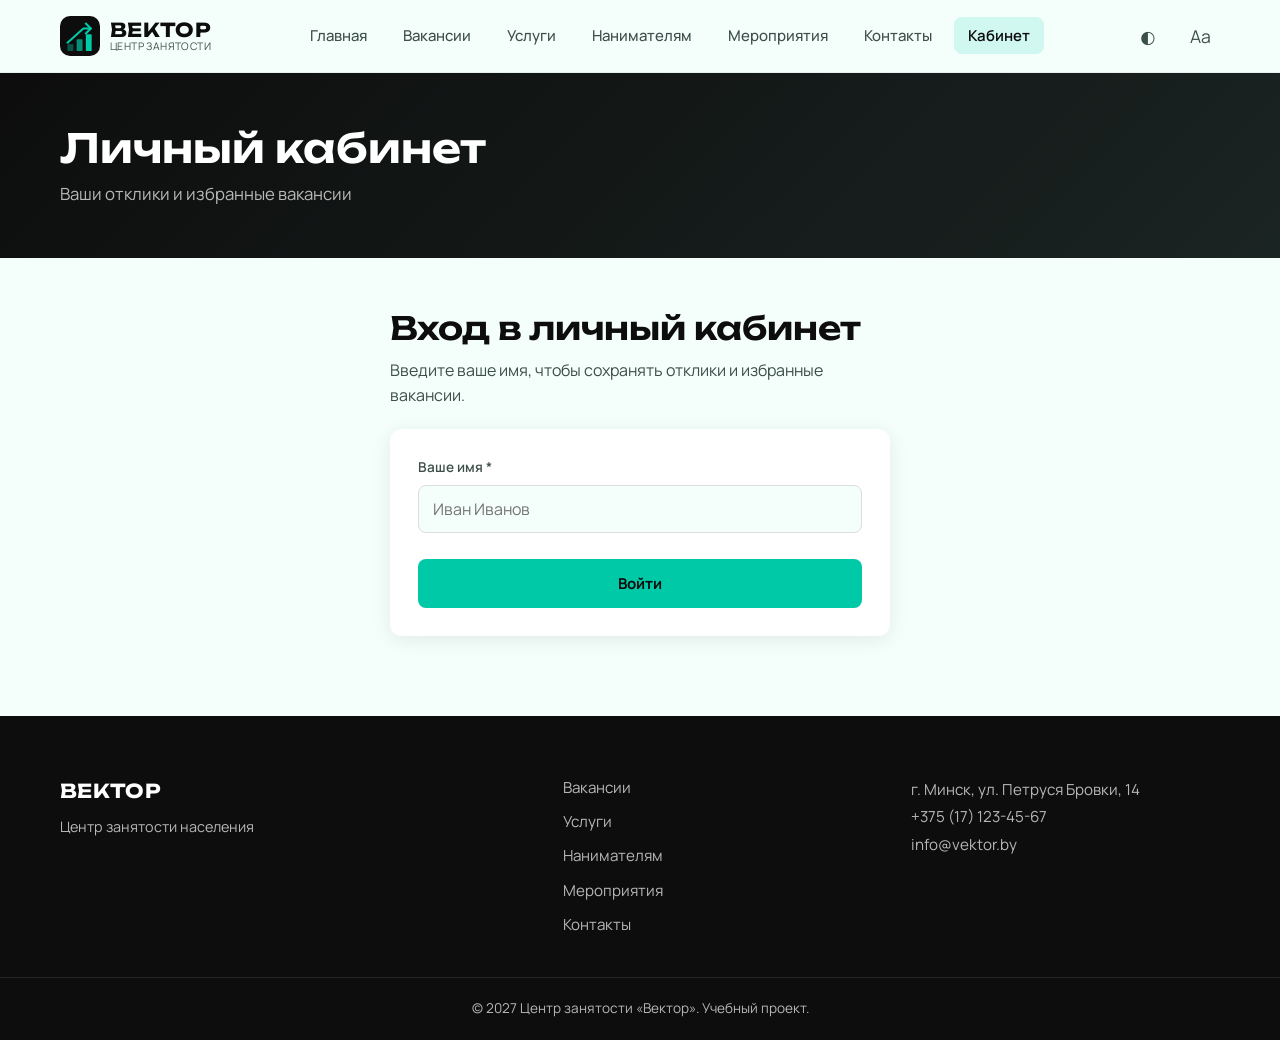
<file: vector-site/profile.html>
<!DOCTYPE html>
<html lang="ru">
<head>
  <meta charset="UTF-8">
  <meta name="viewport" content="width=device-width, initial-scale=1.0">
  <meta name="description" content="Личный кабинет — центр занятости Вектор">
  <title>Личный кабинет — Вектор</title>

  <link rel="preconnect" href="https://fonts.googleapis.com">
  <link rel="preconnect" href="https://fonts.gstatic.com" crossorigin>
  <link href="https://fonts.googleapis.com/css2?family=Manrope:wght@400;500;600;700&family=Unbounded:wght@500;600;700&display=swap" rel="stylesheet">

  <link rel="stylesheet" href="../css/styles.css">
  <link rel="icon" href="../images/favicon.svg" type="image/svg+xml">
</head>
<body>

  <header class="header" id="header">
    <div class="container header__inner">
      <a href="index.html" class="logo">
        <img src="../images/logo.svg" alt="Логотип центра занятости Вектор" width="40" height="40">
        <span class="logo__text">
          <span class="logo__name">ВЕКТОР</span>
          <span class="logo__desc">Центр занятости</span>
        </span>
      </a>

      <nav class="nav" id="nav">
        <ul class="nav__list">
          <li><a href="index.html" class="nav__link">Главная</a></li>
          <li><a href="vacancies.html" class="nav__link">Вакансии</a></li>
          <li><a href="services.html" class="nav__link">Услуги</a></li>
          <li><a href="employers.html" class="nav__link">Нанимателям</a></li>
          <li><a href="events.html" class="nav__link">Мероприятия</a></li>
          <li><a href="contacts.html" class="nav__link">Контакты</a></li>
          <li><a href="profile.html" class="nav__link nav__link--active">Кабинет</a></li>
        </ul>
      </nav>

      <div class="header__actions">
        <button class="theme-toggle" id="themeToggle" aria-label="Переключить тему"><span>◐</span></button>
        <button class="a11y-toggle" id="a11yToggle" aria-label="Режим для слабовидящих"><span>Аа</span></button>
        <button class="burger" id="burger" aria-label="Открыть меню"><span></span><span></span><span></span></button>
      </div>
    </div>
  </header>

  <main>
    <section class="page-hero">
      <div class="container">
        <h1 class="page-hero__title">Личный кабинет</h1>
        <p class="page-hero__subtitle">Ваши отклики и избранные вакансии</p>
      </div>
    </section>

    <section class="profile-page">
      <div class="container">
        
        <!-- БЛОК ВХОДА (Показывается, если не авторизован) -->
        <div id="loginSection" class="login-section" style="display: none; max-width: 500px; margin: 0 auto;">
          <h2 class="section-title" style="margin-bottom: 10px;">Вход в личный кабинет</h2>
          <p style="color: #3D4F4A; margin-bottom: 20px;">Введите ваше имя, чтобы сохранять отклики и избранные вакансии.</p>
          <form id="loginForm" class="form">
            <div class="form__group">
              <label class="form__label" for="userNameInput">Ваше имя *</label>
              <input type="text" id="userNameInput" class="form__input" required placeholder="Иван Иванов">
            </div>
            <button type="submit" class="btn btn--primary form__submit">Войти</button>
          </form>
        </div>

        <!-- БЛОК ПРОФИЛЯ (Показывается, если авторизован) -->
        <div id="profileContent" style="display: none;">
          <div class="profile-header" style="display: flex; justify-content: space-between; align-items: center; margin-bottom: 30px; flex-wrap: wrap; gap: 15px;">
            <h2 class="section-title" id="welcomeText">Личный кабинет</h2>
            <button id="logoutBtn" class="btn btn--secondary" style="padding: 8px 16px; font-size: 0.9rem;">Выйти</button>
          </div>
          
          <div class="profile-tabs">
            <button class="profile-tab profile-tab--active" data-tab="applications">Мои отклики</button>
            <button class="profile-tab" data-tab="favorites">Избранное</button>
          </div>

          <div class="profile-content" id="tabContent">
            <!-- Сюда скрипт будет вставлять карточки -->
          </div>
        </div>

      </div>
    </section>
  </main>

  <footer class="footer">
    <div class="container footer__inner">
      <div class="footer__brand">
        <a href="index.html" class="logo logo--footer"><span class="logo__name">ВЕКТОР</span></a>
        <p class="footer__text">Центр занятости населения</p>
      </div>
      <div class="footer__nav">
        <a href="vacancies.html">Вакансии</a>
        <a href="services.html">Услуги</a>
        <a href="employers.html">Нанимателям</a>
        <a href="events.html">Мероприятия</a>
        <a href="contacts.html">Контакты</a>
      </div>
      <div class="footer__contacts">
        <p>г. Минск, ул. Петруся Бровки, 14</p>
        <p>+375 (17) 123-45-67</p>
        <p>info@vektor.by</p>
      </div>
    </div>
    <div class="footer__bottom">
      <div class="container"><p>© 2027 Центр занятости «Вектор». Учебный проект.</p></div>
    </div>
  </footer>

  <script src="../js/theme.js"></script>
  <script src="../js/main.js"></script>
  <script>
    document.addEventListener('DOMContentLoaded', () => {
      const loginSection = document.getElementById('loginSection');
      const profileContent = document.getElementById('profileContent');
      const loginForm = document.getElementById('loginForm');
      const logoutBtn = document.getElementById('logoutBtn');
      const welcomeText = document.getElementById('welcomeText');
      const tabContent = document.getElementById('tabContent');
      const tabs = document.querySelectorAll('.profile-tab');

      // Проверка состояния авторизации
      const isLoggedIn = localStorage.getItem('isLoggedIn') === 'true';
      const userName = localStorage.getItem('userName') || 'Пользователь';

      if (isLoggedIn) {
        loginSection.style.display = 'none';
        profileContent.style.display = 'block';
        welcomeText.textContent = `Здравствуйте, ${userName}`;
        loadProfileData();
      } else {
        loginSection.style.display = 'block';
        profileContent.style.display = 'none';
      }

      // Обработка входа
      loginForm?.addEventListener('submit', (e) => {
        e.preventDefault();
        const name = document.getElementById('userNameInput').value.trim();
        if (name) {
          localStorage.setItem('isLoggedIn', 'true');
          localStorage.setItem('userName', name);
          window.location.reload();
        }
      });

      // Обработка выхода
      logoutBtn?.addEventListener('click', () => {
        localStorage.removeItem('isLoggedIn');
        localStorage.removeItem('userName');
        // Опционально: очищать отклики и избранное при выходе (если хотите)
        // localStorage.removeItem('applications');
        // localStorage.removeItem('favorites');
        window.location.reload();
      });

      // Загрузка данных для профиля
      function loadProfileData() {
        const applications = JSON.parse(localStorage.getItem('applications') || '[]');
        const favorites = JSON.parse(localStorage.getItem('favorites') || '[]');

        fetch('../data/vacancies.xml')
          .then(res => res.text())
          .then(str => {
            const parser = new DOMParser();
            const xml = parser.parseFromString(str, 'application/xml');
            const nodes = xml.querySelectorAll('vacancy');
            const vacanciesData = {};
            nodes.forEach(v => {
              const id = v.querySelector('id')?.textContent;
              if (id) vacanciesData[id] = {
                title: v.querySelector('title')?.textContent || '',
                company: v.querySelector('company')?.textContent || ''
              };
            });

            const renderApplications = () => {
              if (applications.length === 0) {
                tabContent.innerHTML = '<p class="empty-state">У вас пока нет откликов. Перейдите в раздел <a href="vacancies.html">Вакансии</a>, чтобы найти работу.</p>';
                return;
              }
              tabContent.innerHTML = applications.map(app => {
                const info = vacanciesData[app.id];
                return `
                  <div class="profile-item">
                    <div>
                      <h3>${info ? info.title : 'Вакансия #' + app.id}</h3>
                      ${info ? `<p style="color: #00A88A; font-weight: 500; margin-bottom: 4px;">${info.company}</p>` : ''}
                      <p>Отправлено: ${new Date(app.date).toLocaleDateString('ru-RU')}</p>
                    </div>
                    <span class="status status--pending">На рассмотрении</span>
                  </div>
                `;
              }).join('');
            };

            const renderFavorites = () => {
              if (favorites.length === 0) {
                tabContent.innerHTML = '<p class="empty-state">В избранном пока пусто. Нажмите на 🤍 в карточке вакансии, чтобы сохранить её.</p>';
                return;
              }
              tabContent.innerHTML = favorites.map(id => {
                const info = vacanciesData[id];
                return `
                  <div class="profile-item">
                    <div>
                      <h3>${info ? info.title : 'Вакансия #' + id}</h3>
                      ${info ? `<p style="color: #00A88A; font-weight: 500;">${info.company}</p>` : ''}
                    </div>
                    <a href="vacancies.html?id=${id}" class="btn btn--secondary">Перейти к вакансии</a>
                  </div>
                `;
              }).join('');
            };

            tabs.forEach(tab => {
              tab.addEventListener('click', () => {
                tabs.forEach(t => t.classList.remove('profile-tab--active'));
                tab.classList.add('profile-tab--active');
                if (tab.dataset.tab === 'applications') renderApplications();
                else renderFavorites();
              });
            });

            renderApplications(); // По умолчанию открываем отклики
          })
          .catch(() => {
            tabContent.innerHTML = '<p class="empty-state">Ошибка загрузки данных.</p>';
          });
      }
    });
  </script>
</body>
</html>
</file>
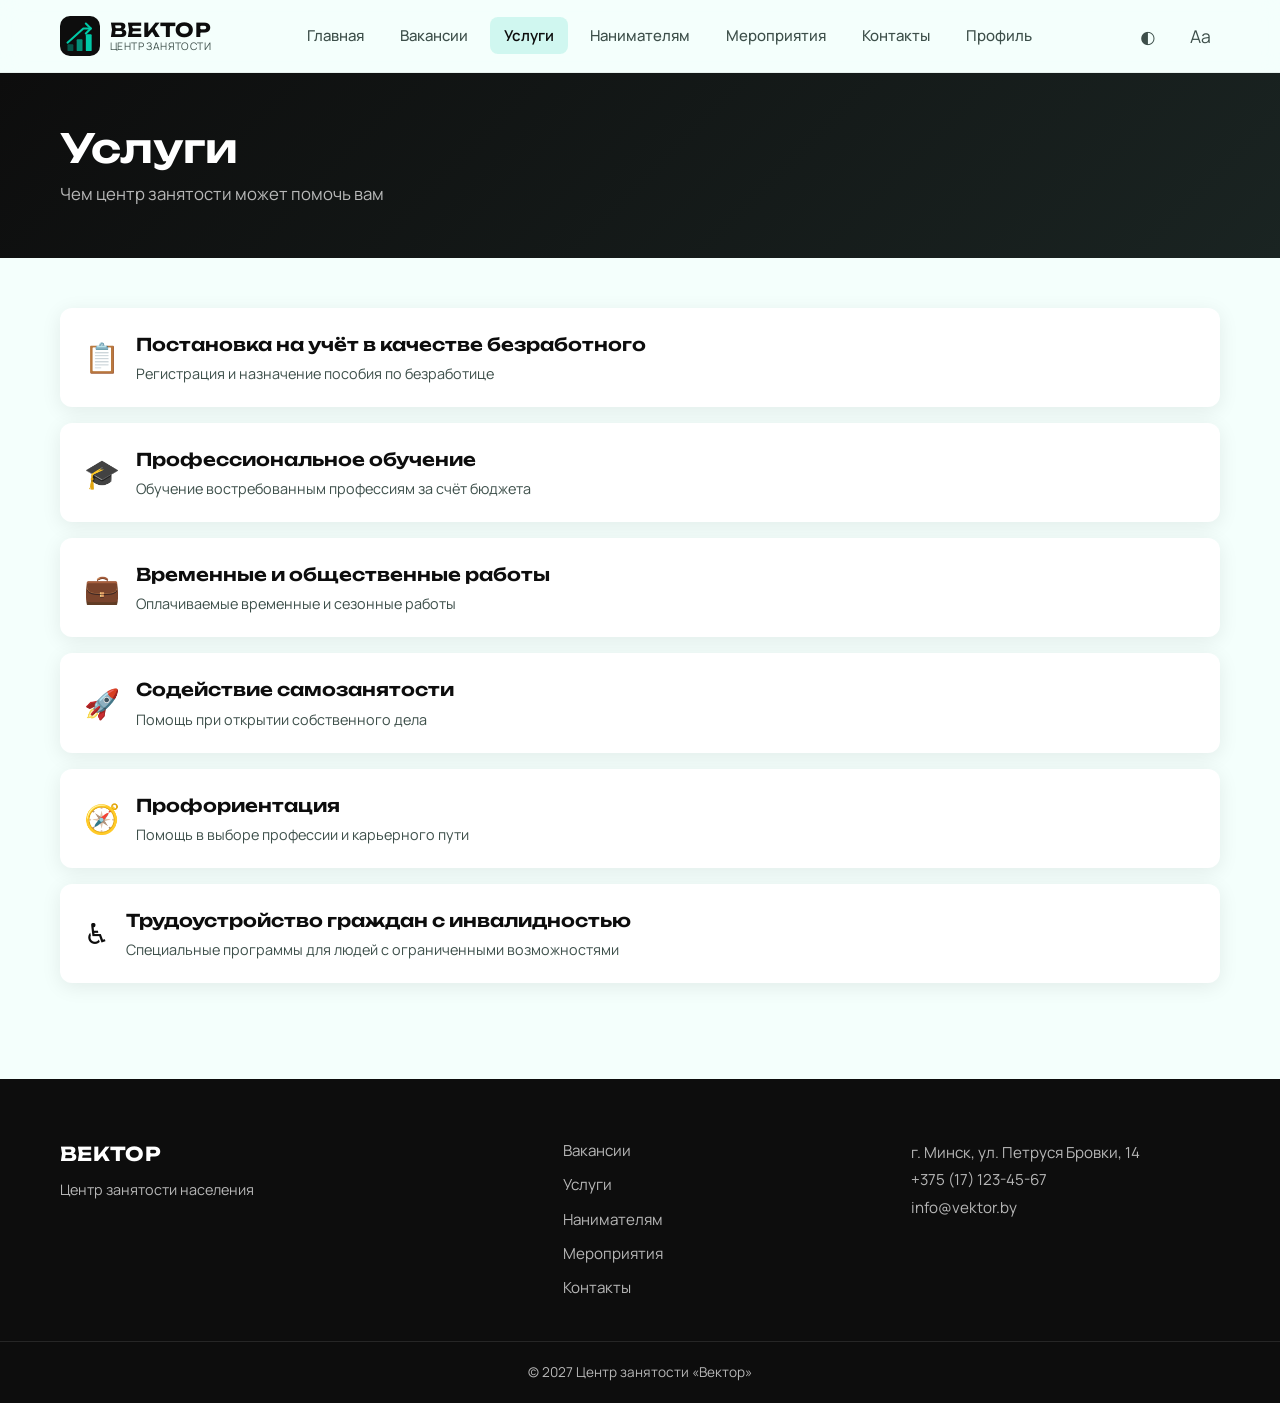
<file: vector-site/services.html>
<!DOCTYPE html>
<html lang="ru">
<head>
  <meta charset="UTF-8">
  <meta name="viewport" content="width=device-width, initial-scale=1.0">
  <meta name="description" content="Услуги центра занятости Вектор">
  <title>Услуги — Вектор</title>

  <link rel="preconnect" href="https://fonts.googleapis.com">
  <link rel="preconnect" href="https://fonts.gstatic.com" crossorigin>
  <link href="https://fonts.googleapis.com/css2?family=Manrope:wght@400;500;600;700&family=Unbounded:wght@500;600;700&display=swap" rel="stylesheet">

  <link rel="stylesheet" href="../css/styles.css">
  <link rel="icon" href="../images/favicon.svg" type="image/svg+xml">
</head>
<body>

  <header class="header" id="header">
    <div class="container header__inner">
      <a href="index.html" class="logo">
        <img src="../images/logo.svg" alt="Логотип центра занятости Вектор" width="40" height="40">
        <span class="logo__text">
          <span class="logo__name">ВЕКТОР</span>
          <span class="logo__desc">Центр занятости</span>
        </span>
      </a>

      <nav class="nav" id="nav" aria-label="Основная навигация">
        <ul class="nav__list">
          <li><a href="index.html" class="nav__link">Главная</a></li>
          <li><a href="vacancies.html" class="nav__link">Вакансии</a></li>
          <li><a href="services.html" class="nav__link nav__link--active">Услуги</a></li>
          <li><a href="employers.html" class="nav__link">Нанимателям</a></li>
          <li><a href="events.html" class="nav__link">Мероприятия</a></li>
          <li><a href="contacts.html" class="nav__link">Контакты</a></li>
          <li><a href="profile.html" class="nav__link">Профиль</a></li>
        </ul>
      </nav>

      <div class="header__actions">
        <button type="button" class="theme-toggle" id="themeToggle" aria-label="Переключить тему"><span aria-hidden="true">◐</span></button>
        <button type="button" class="a11y-toggle" id="a11yToggle" aria-label="Режим для слабовидящих"><span>Аа</span></button>
        <button type="button" class="burger" id="burger" aria-label="Открыть меню"><span></span><span></span><span></span></button>
      </div>
    </div>
  </header>

  <main>
    <section class="page-hero">
      <div class="container">
        <h1 class="page-hero__title">Услуги</h1>
        <p class="page-hero__subtitle">Чем центр занятости может помочь вам</p>
      </div>
    </section>

    <section class="services-page">
      <div class="container">
        <div class="services-page__list" id="servicesList">
          <p class="vacancies-preview__loading">Загрузка услуг...</p>
        </div>
      </div>
    </section>
  </main>

  <footer class="footer">
    <div class="container footer__inner">
      <div class="footer__brand">
        <a href="index.html" class="logo logo--footer"><span class="logo__name">ВЕКТОР</span></a>
        <p class="footer__text">Центр занятости населения</p>
      </div>
      <div class="footer__nav">
        <a href="vacancies.html">Вакансии</a>
        <a href="services.html">Услуги</a>
        <a href="employers.html">Нанимателям</a>
        <a href="events.html">Мероприятия</a>
        <a href="contacts.html">Контакты</a>
      </div>
      <div class="footer__contacts">
        <p>г. Минск, ул. Петруся Бровки, 14</p>
        <p>+375 (17) 123-45-67</p>
        <p>info@vektor.by</p>
      </div>
    </div>
    <div class="footer__bottom">
      <div class="container"><p>© 2027 Центр занятости «Вектор»</p></div>
    </div>
  </footer>

  <script src="../js/theme.js"></script>
  <script src="../js/main.js"></script>
  <script>
    document.addEventListener('DOMContentLoaded', () => {
      const list = document.getElementById('servicesList');
      if (!list) return;

      fetch('../data/services.xml')
        .then((res) => {
          if (!res.ok) throw new Error('Ошибка загрузки services.xml');
          return res.text();
        })
        .then((str) => {
          const xml = new DOMParser().parseFromString(str, 'application/xml');
          const services = xml.querySelectorAll('service');

          list.innerHTML = Array.from(services)
            .map((s) => {
              const title = s.querySelector('title')?.textContent || '';
              const icon = s.querySelector('icon')?.textContent || '';
              const short = s.querySelector('short')?.textContent || '';
              const description = s.querySelector('description')?.textContent || '';

              return `
                <details class="service-accordion">
                  <summary class="service-accordion__summary">
                    <span class="service-accordion__icon" aria-hidden="true">${icon}</span>
                    <span class="service-accordion__title">${title}</span>
                    <span class="service-accordion__short">${short}</span>
                  </summary>
                  <div class="service-accordion__body">
                    <p>${description}</p>
                  </div>
                </details>
              `;
            })
            .join('');
        })
        .catch(() => {
          list.innerHTML = '<p>Не удалось загрузить услуги</p>';
        });
    });
  </script>
</body>
</html>
</file>
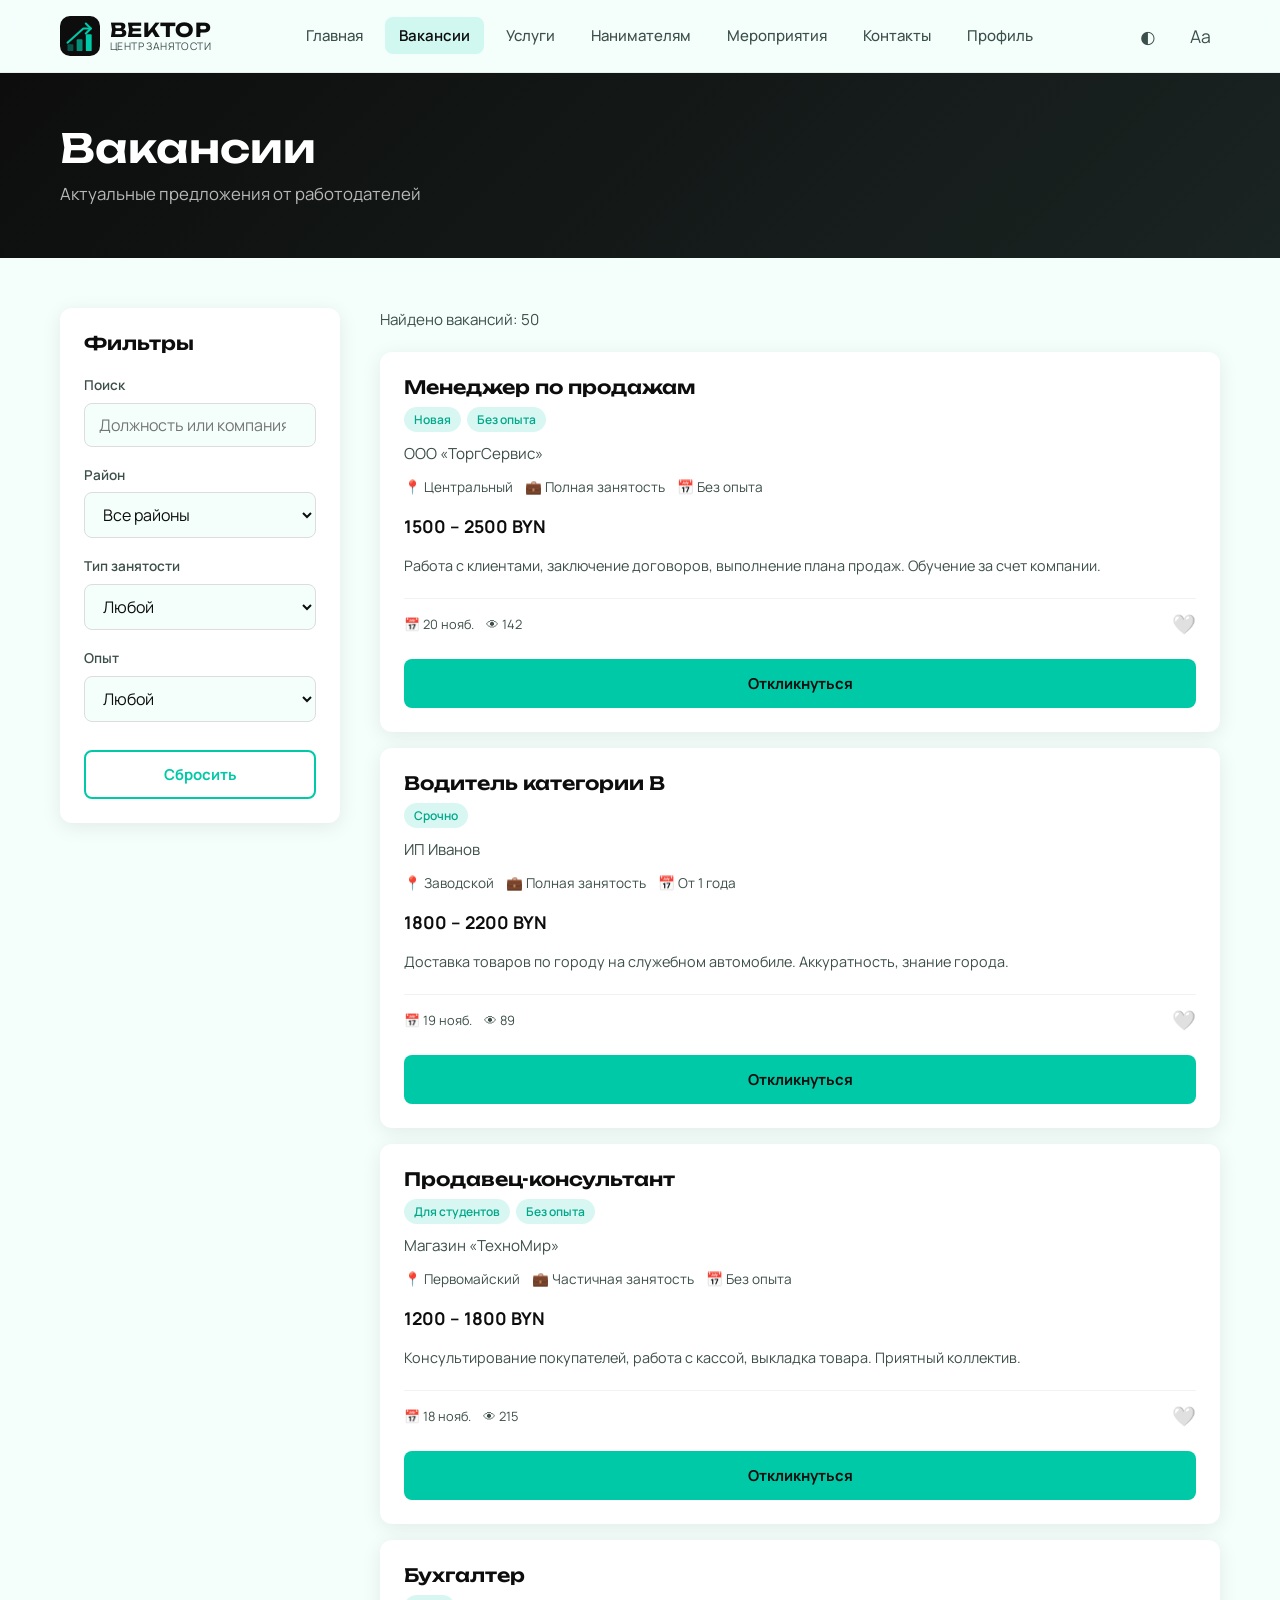
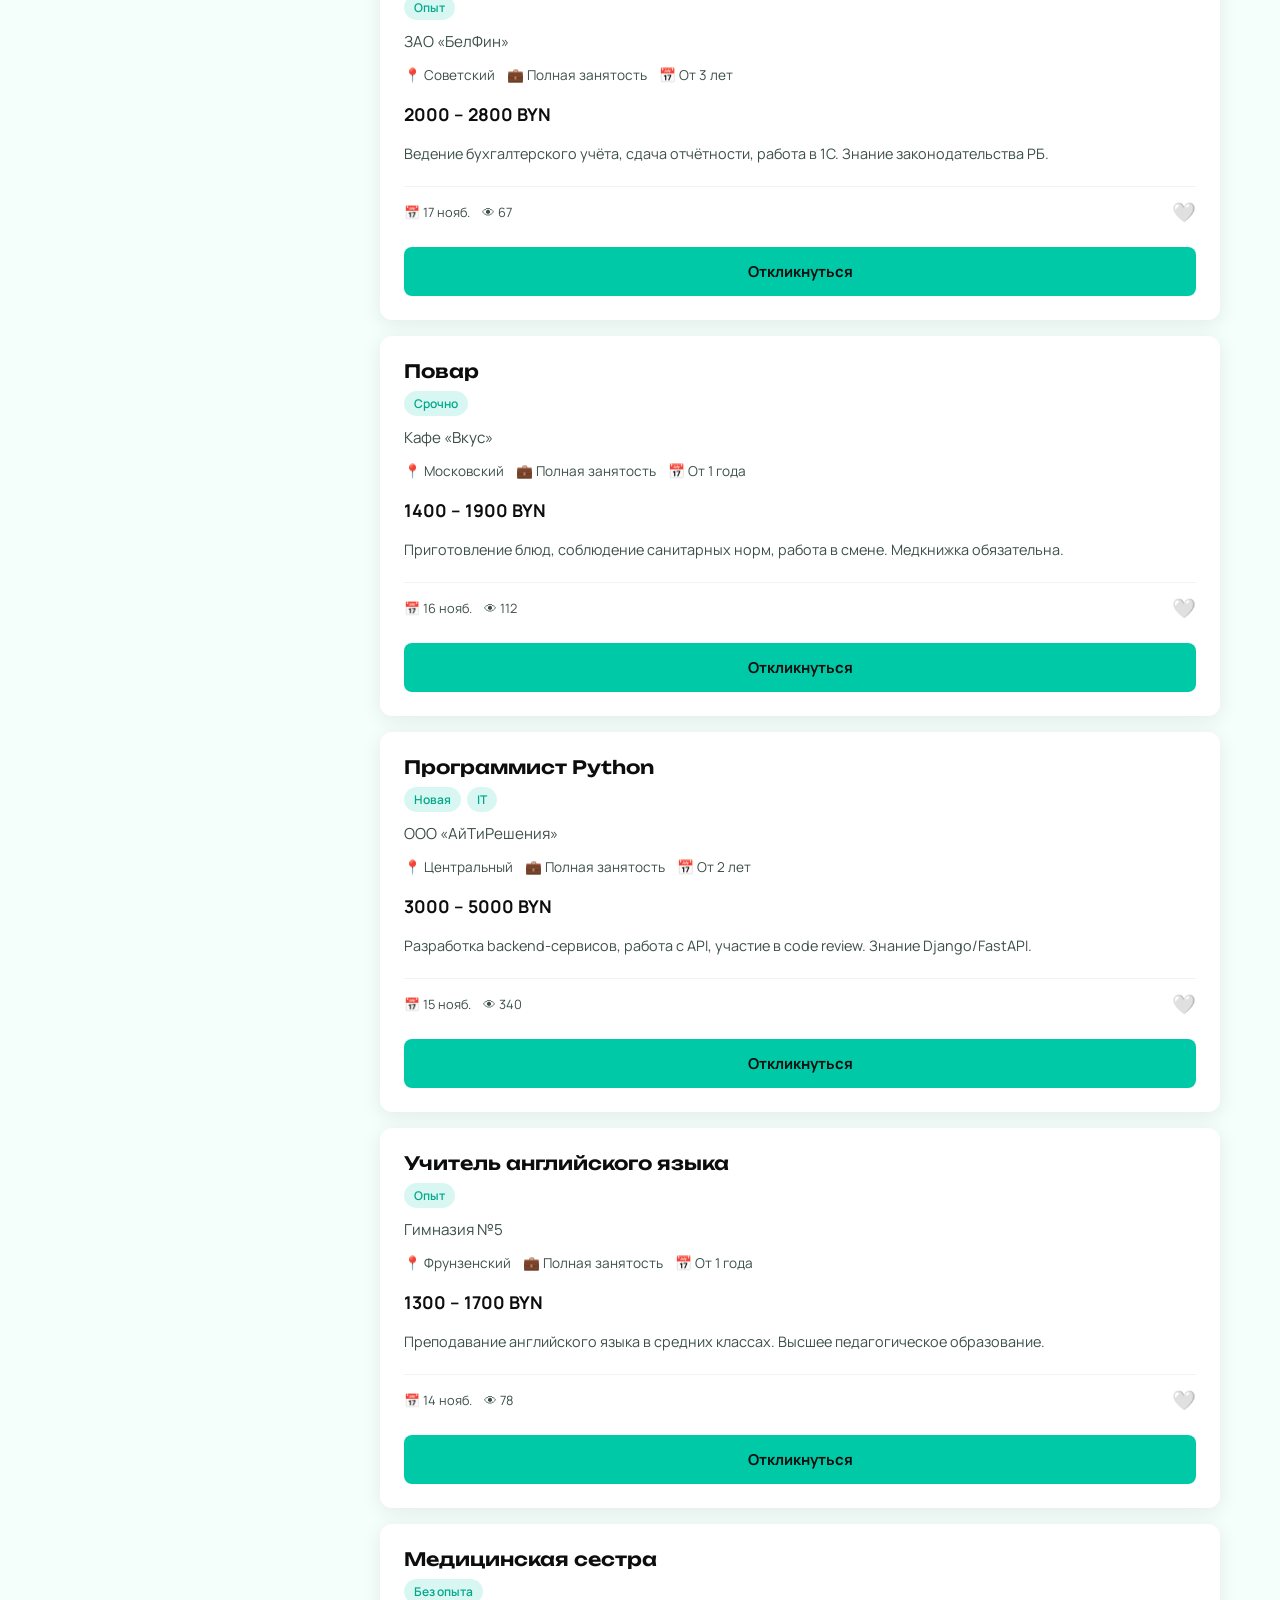
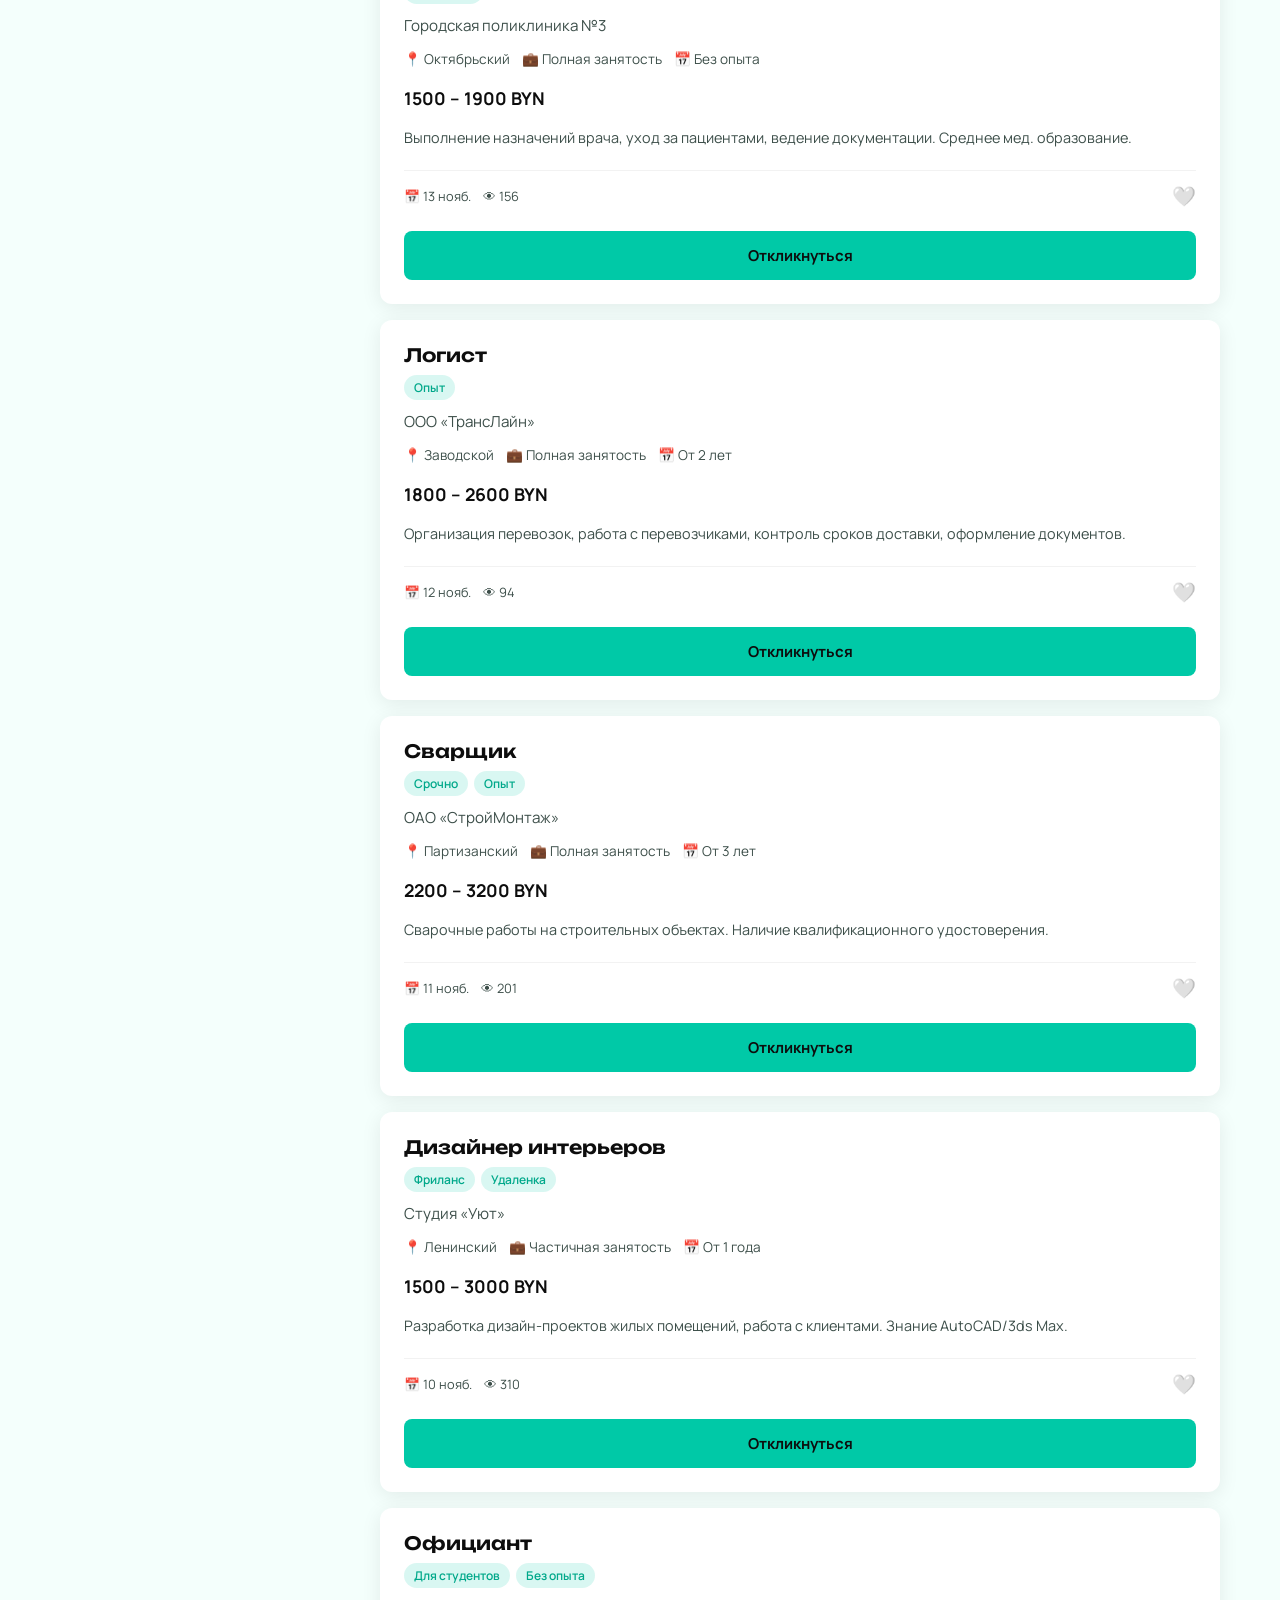
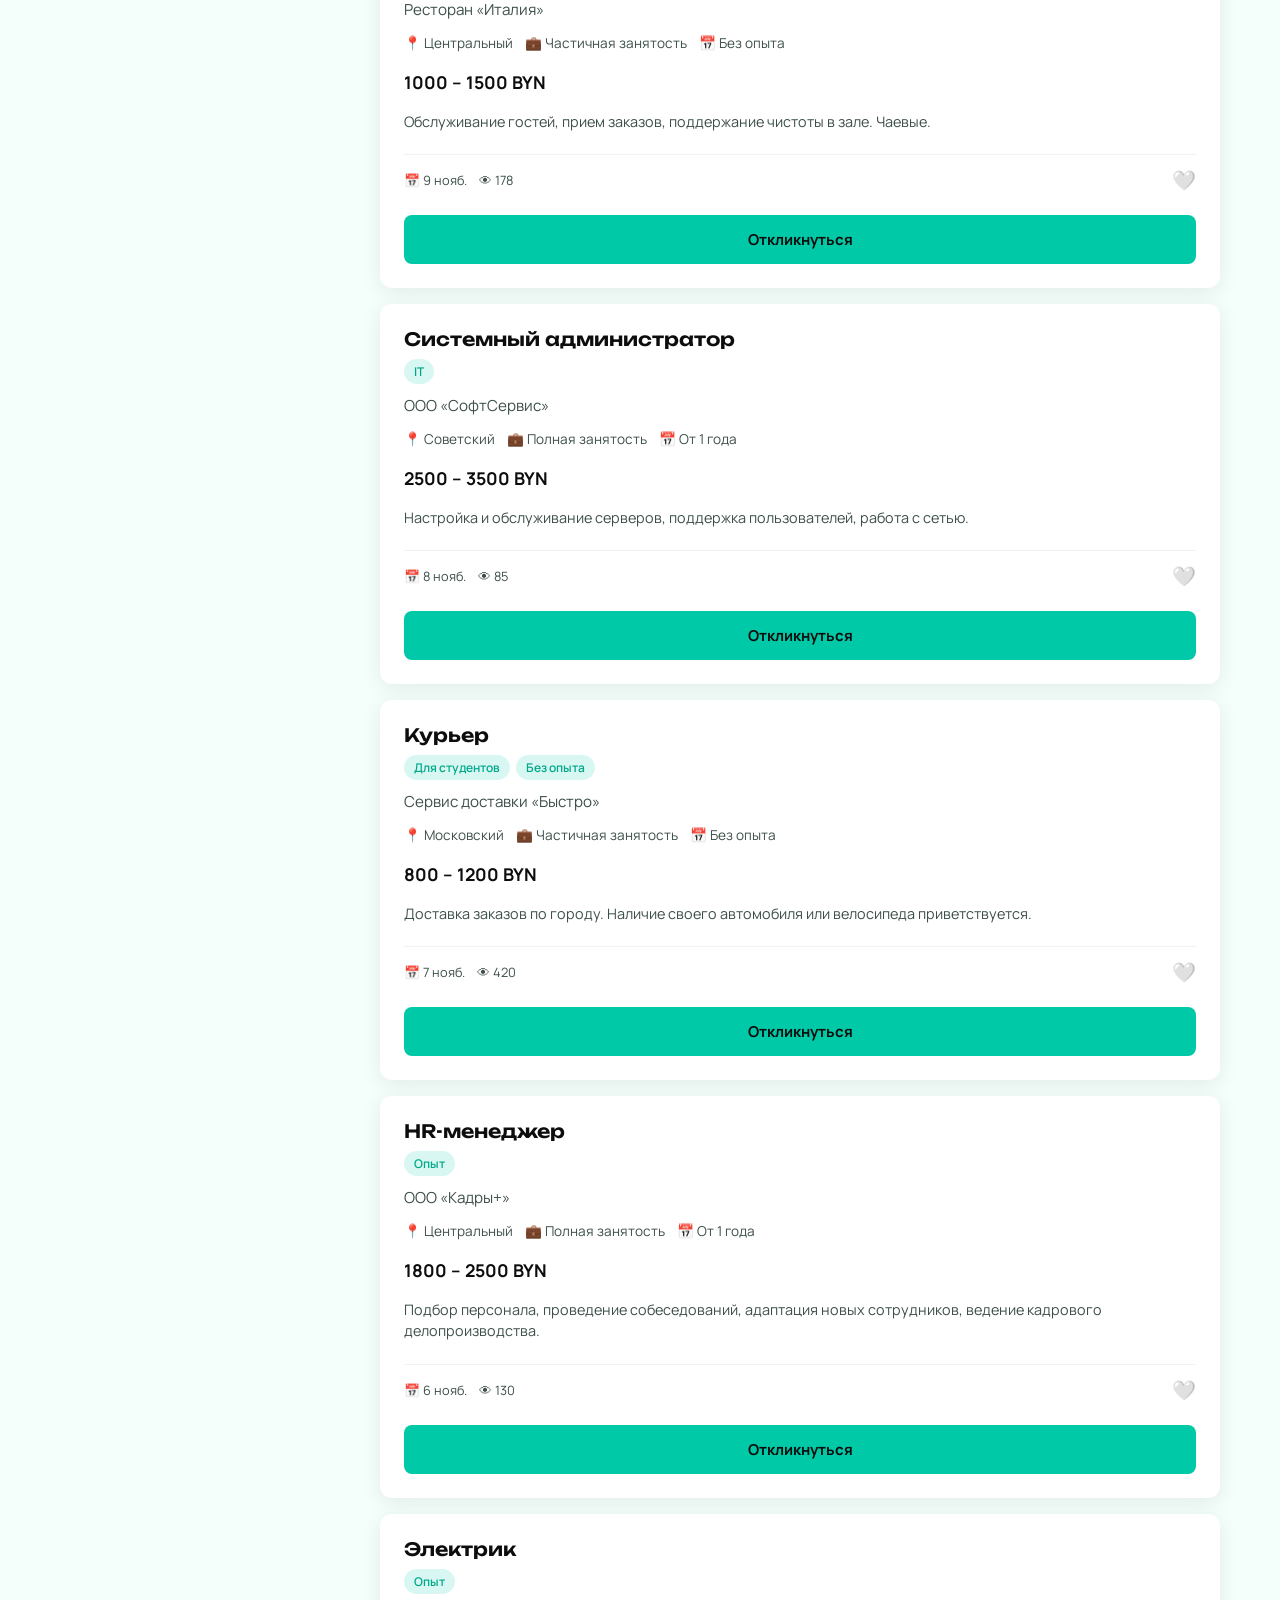
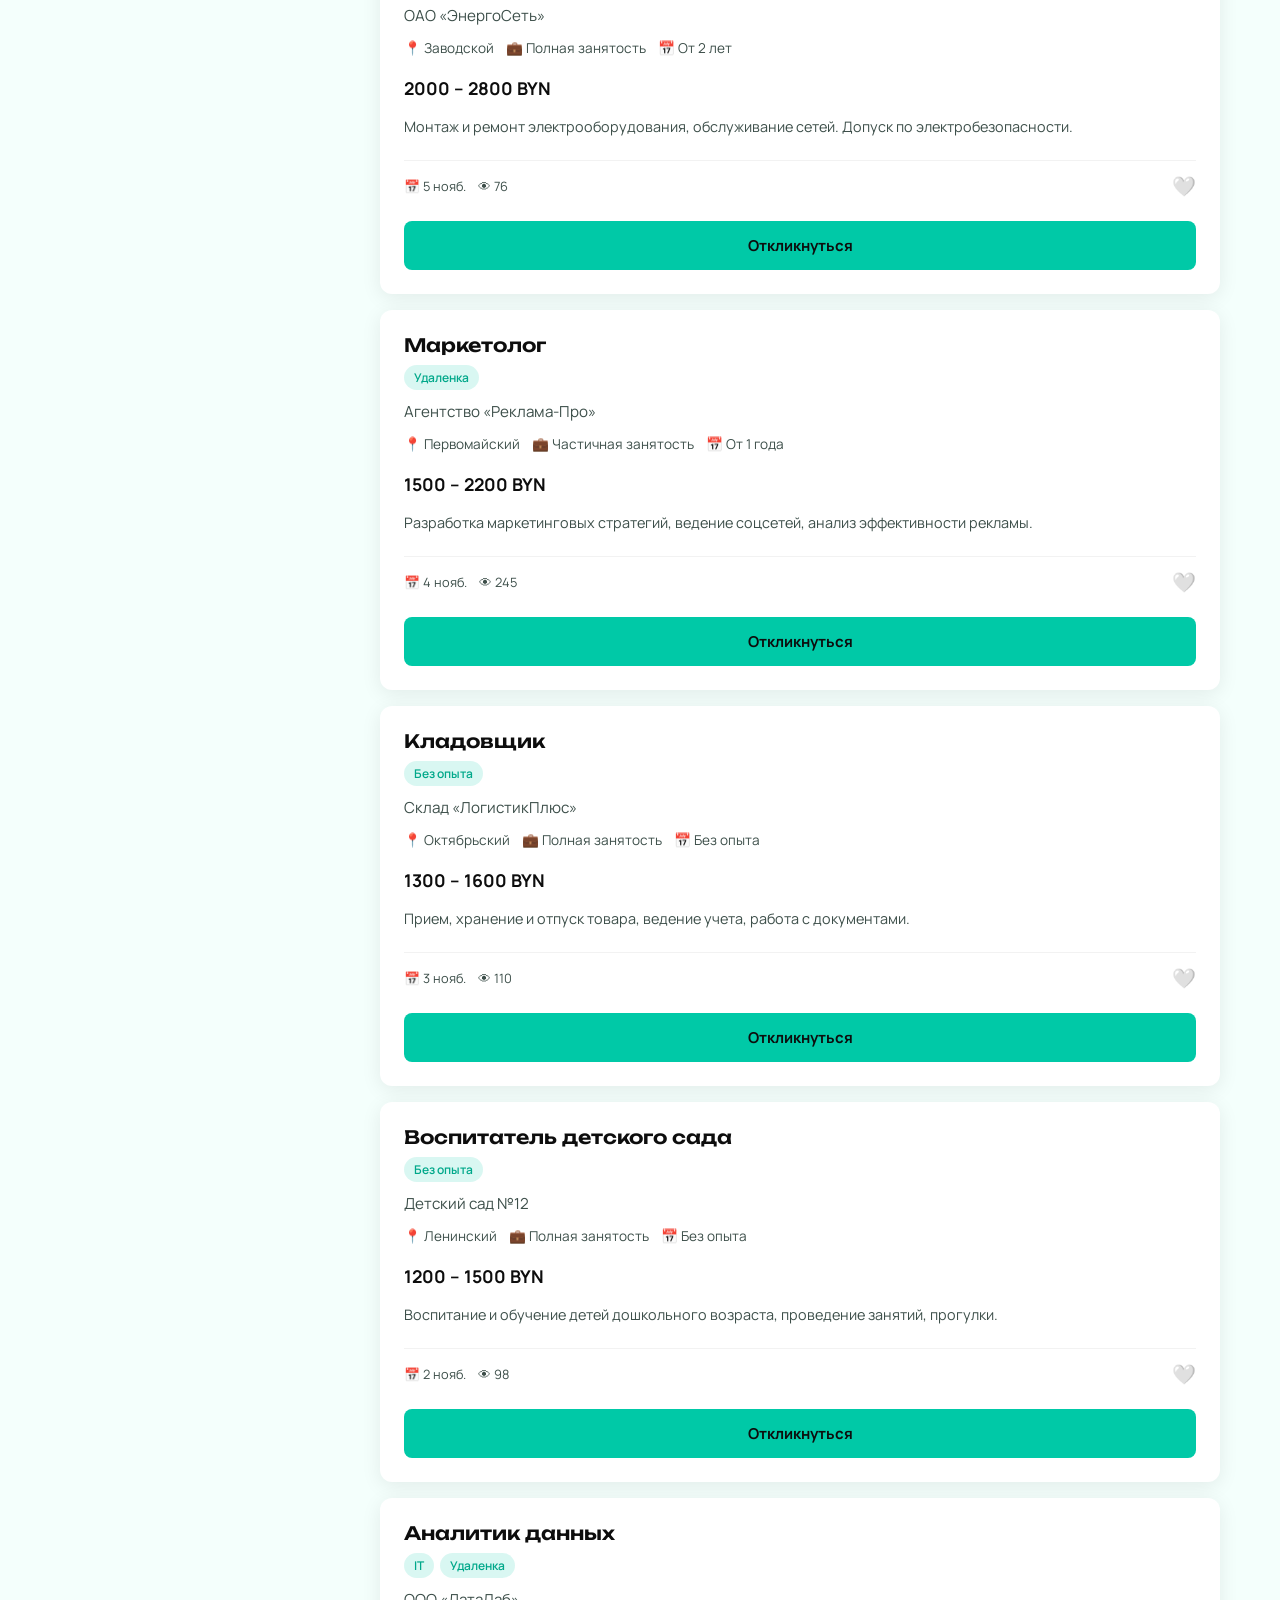
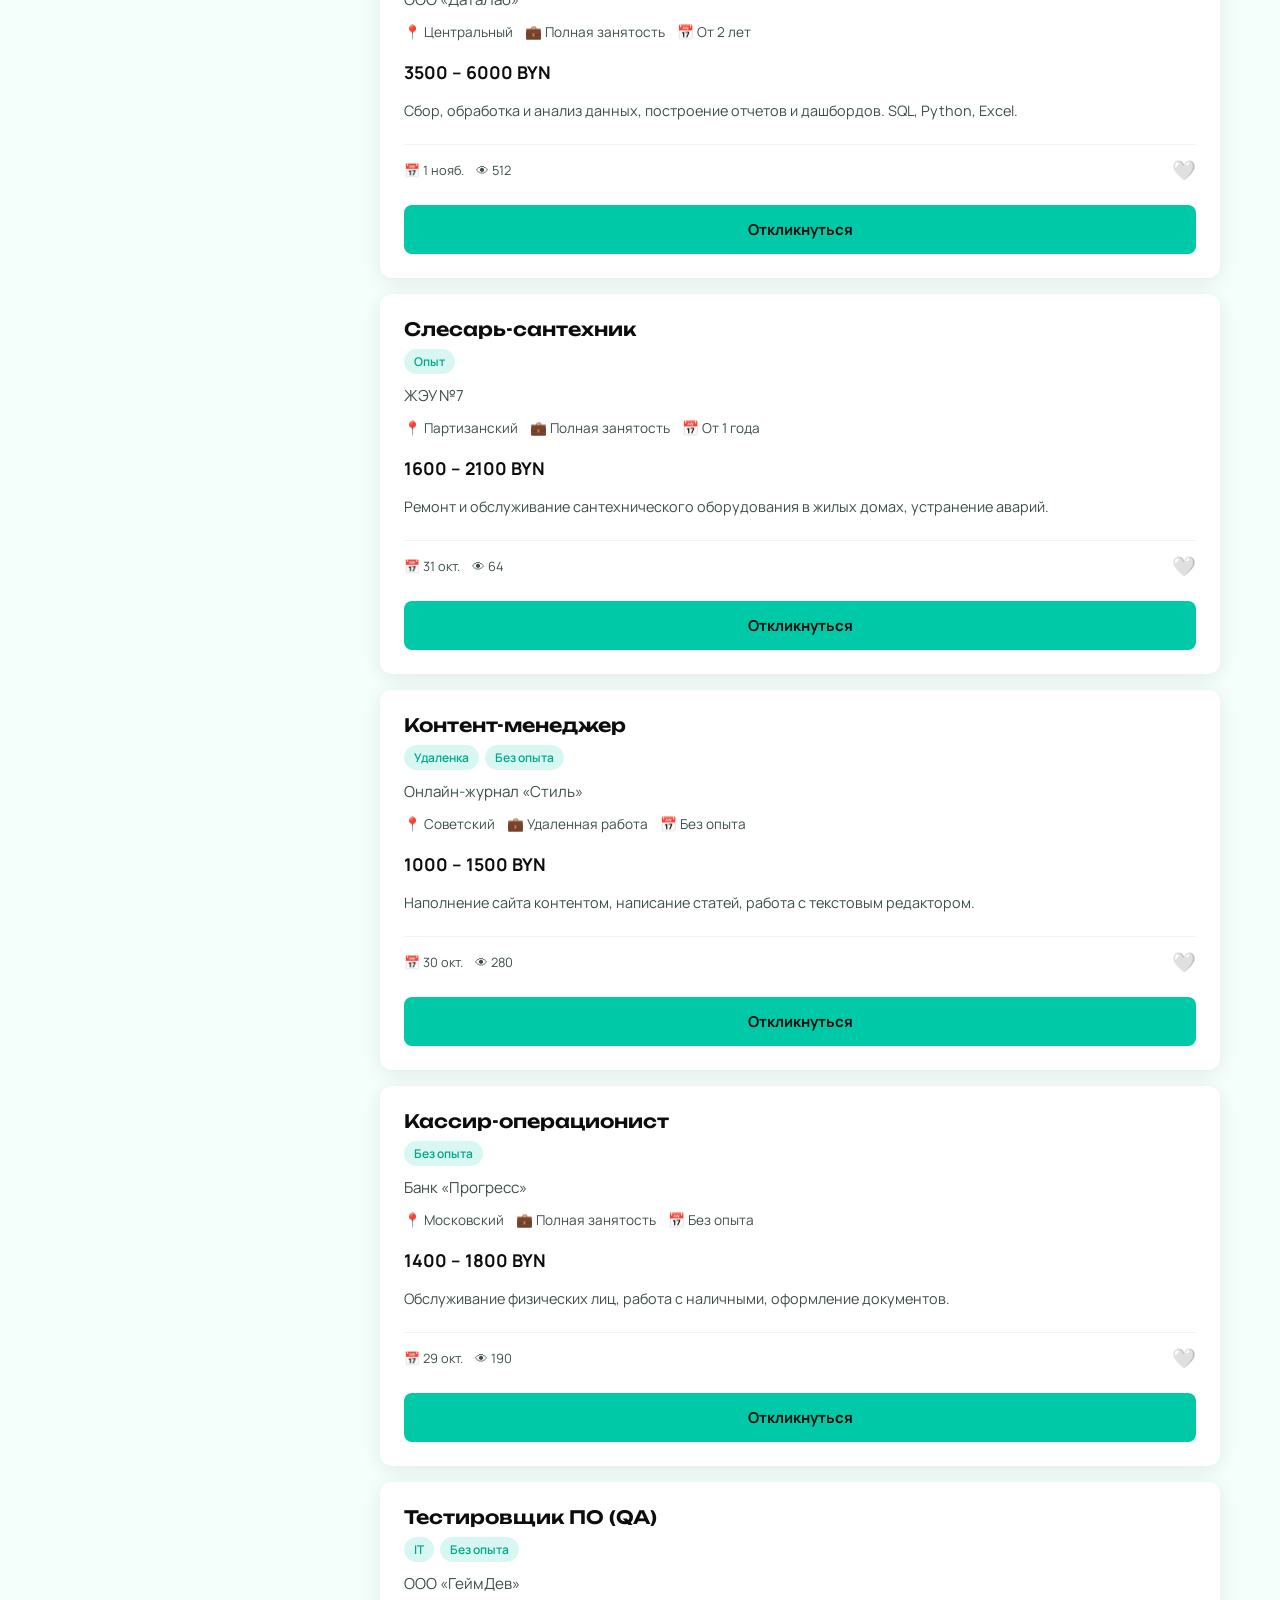
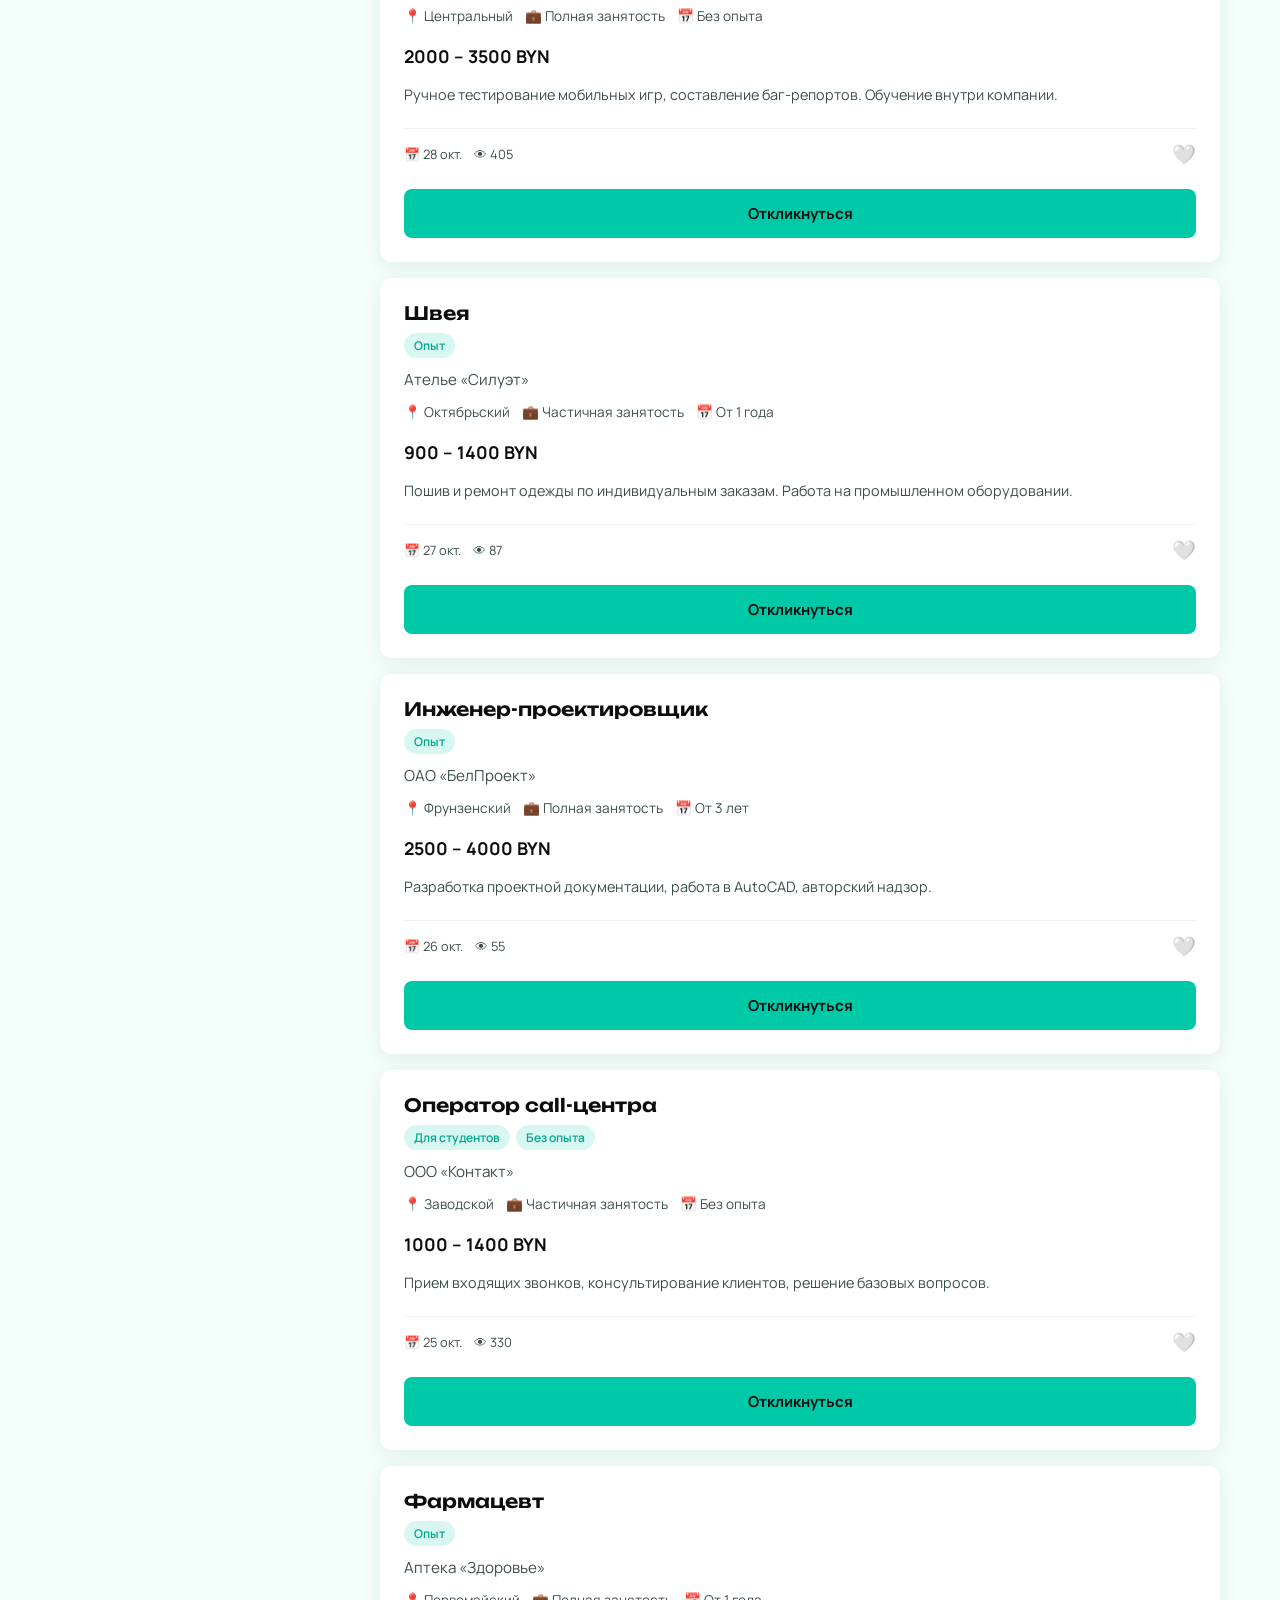
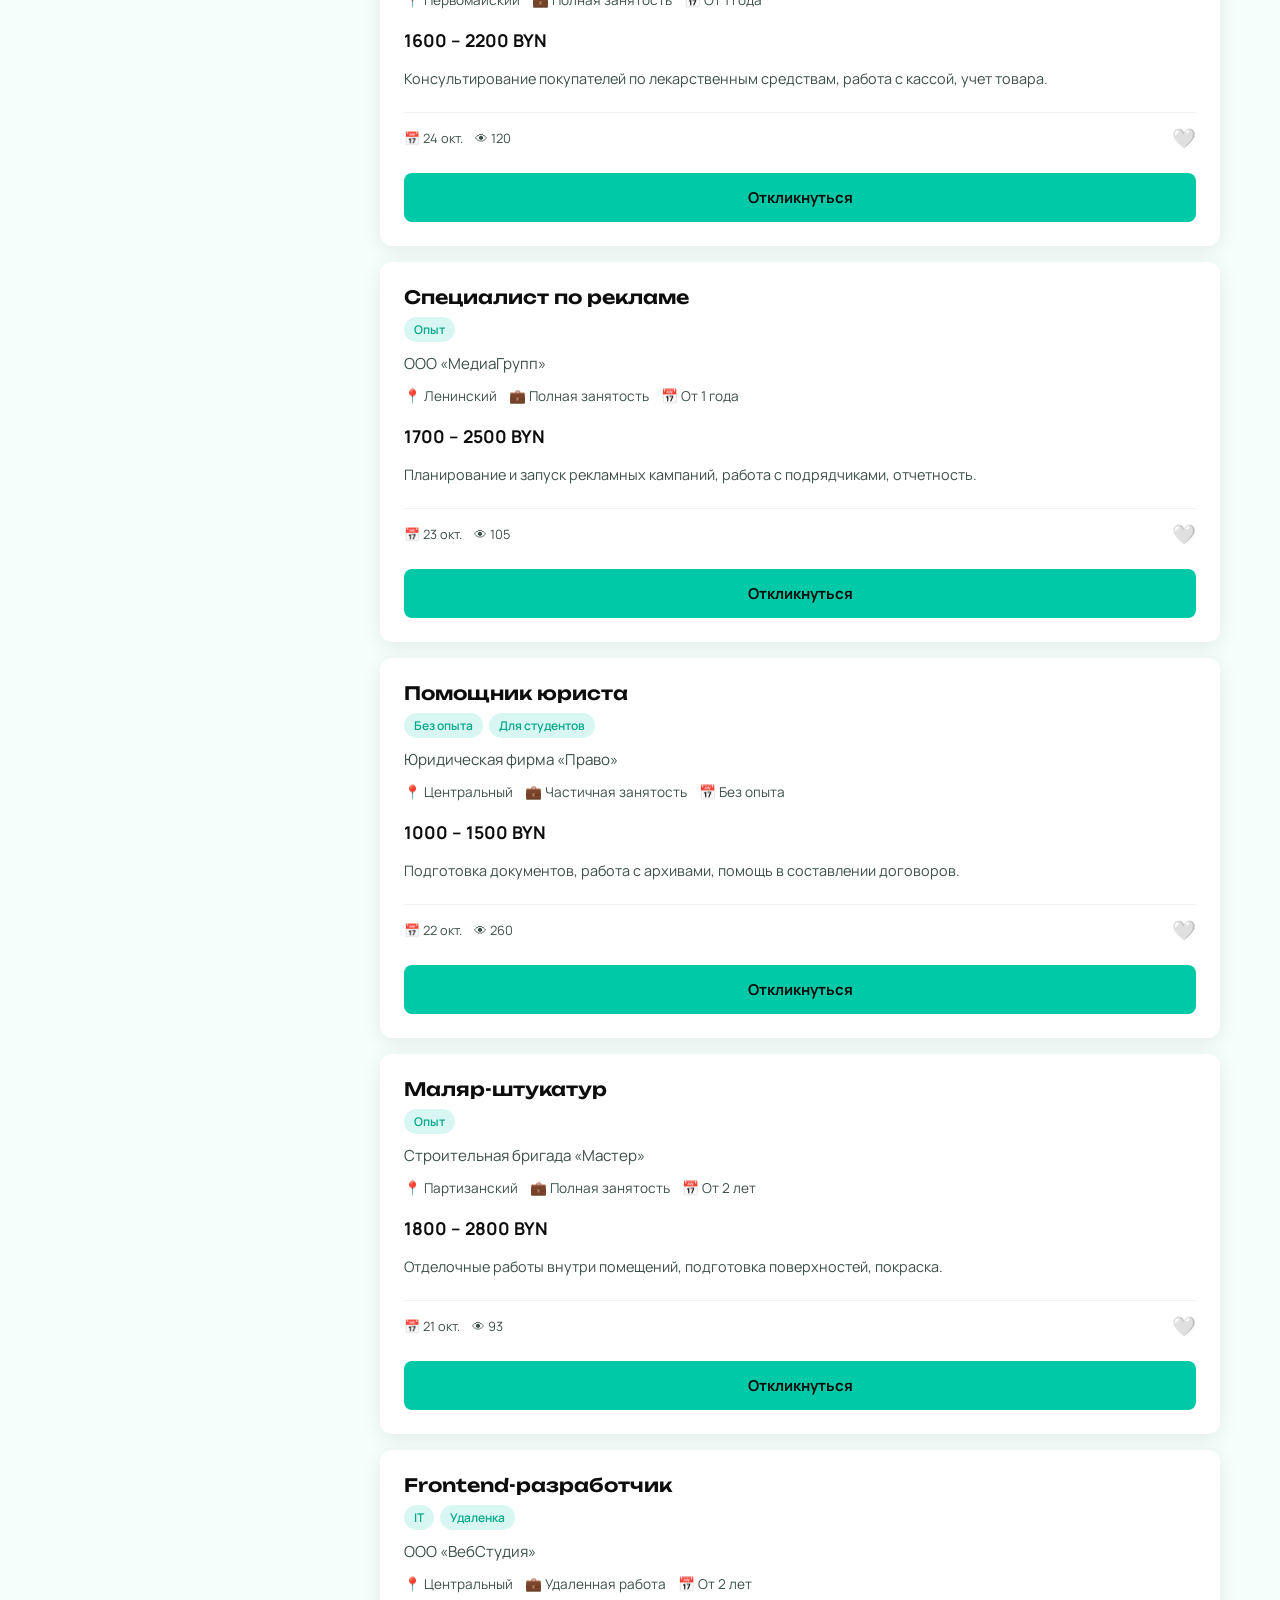
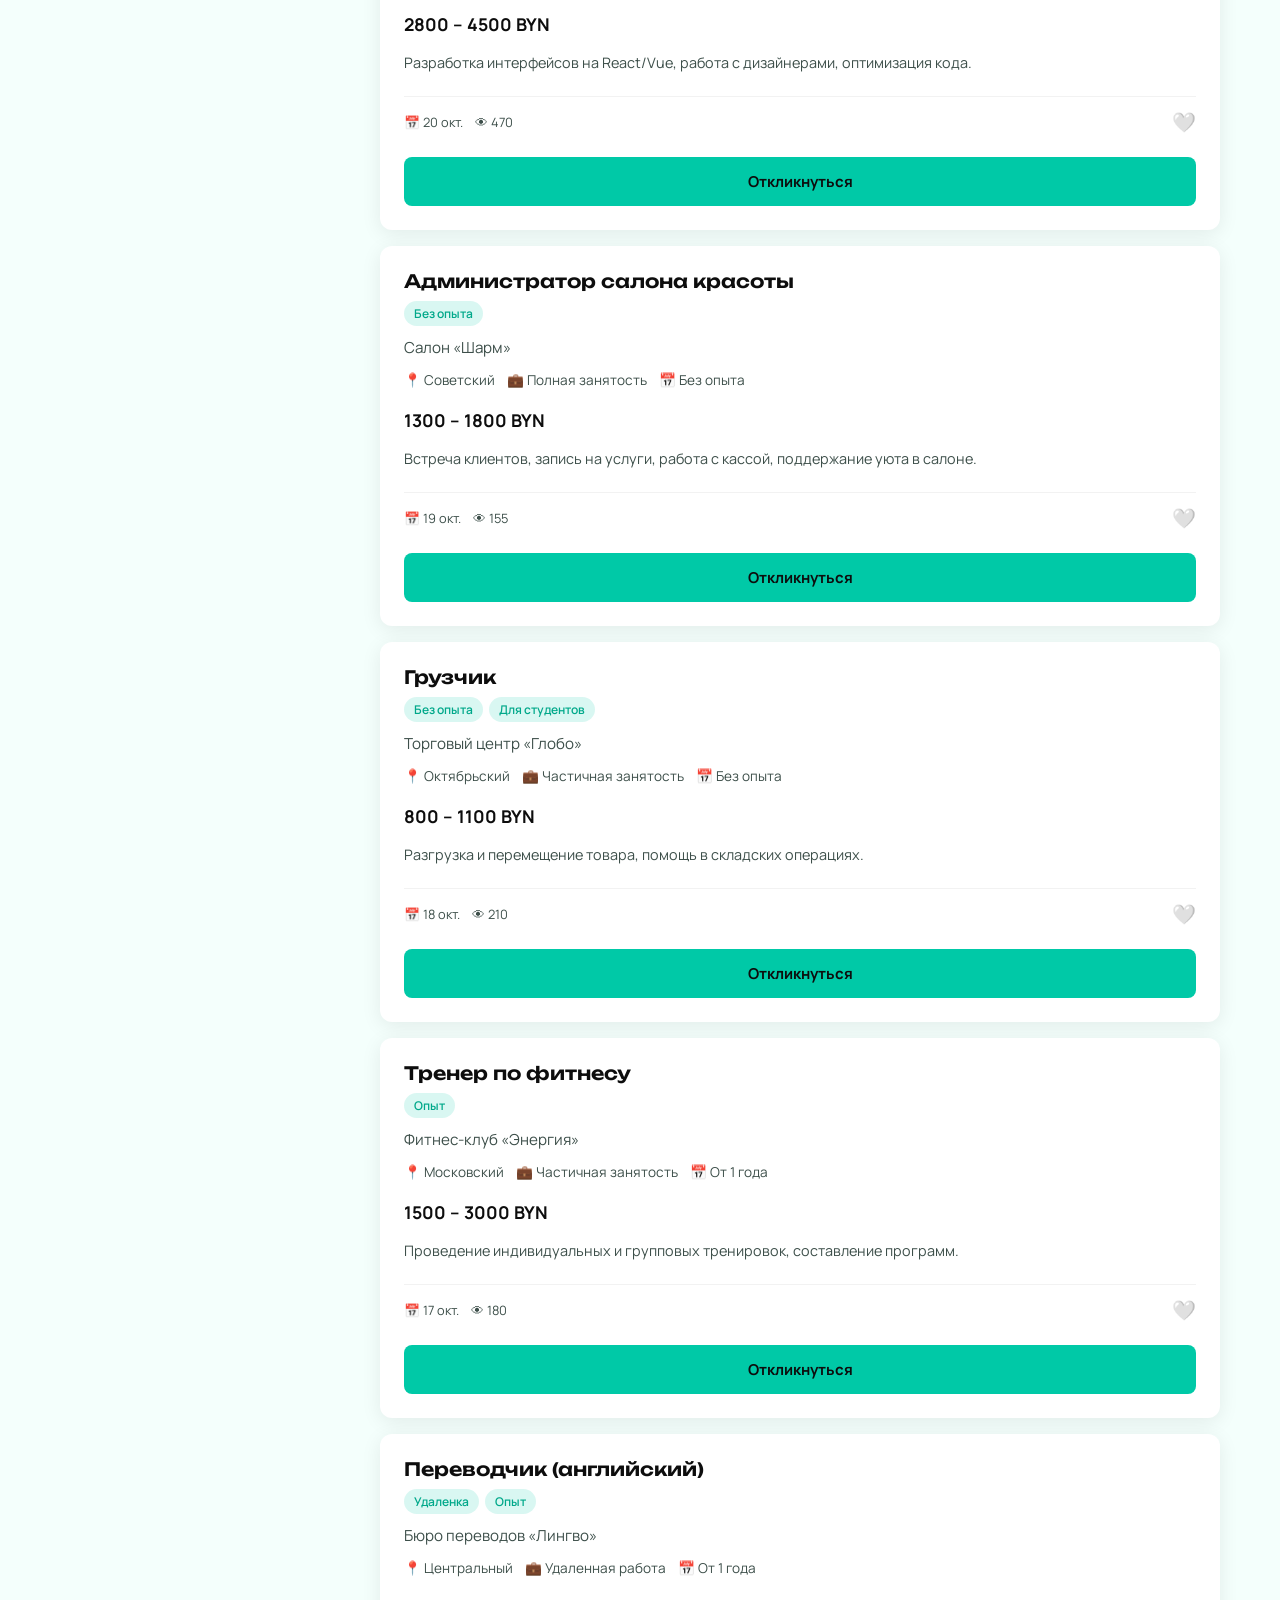
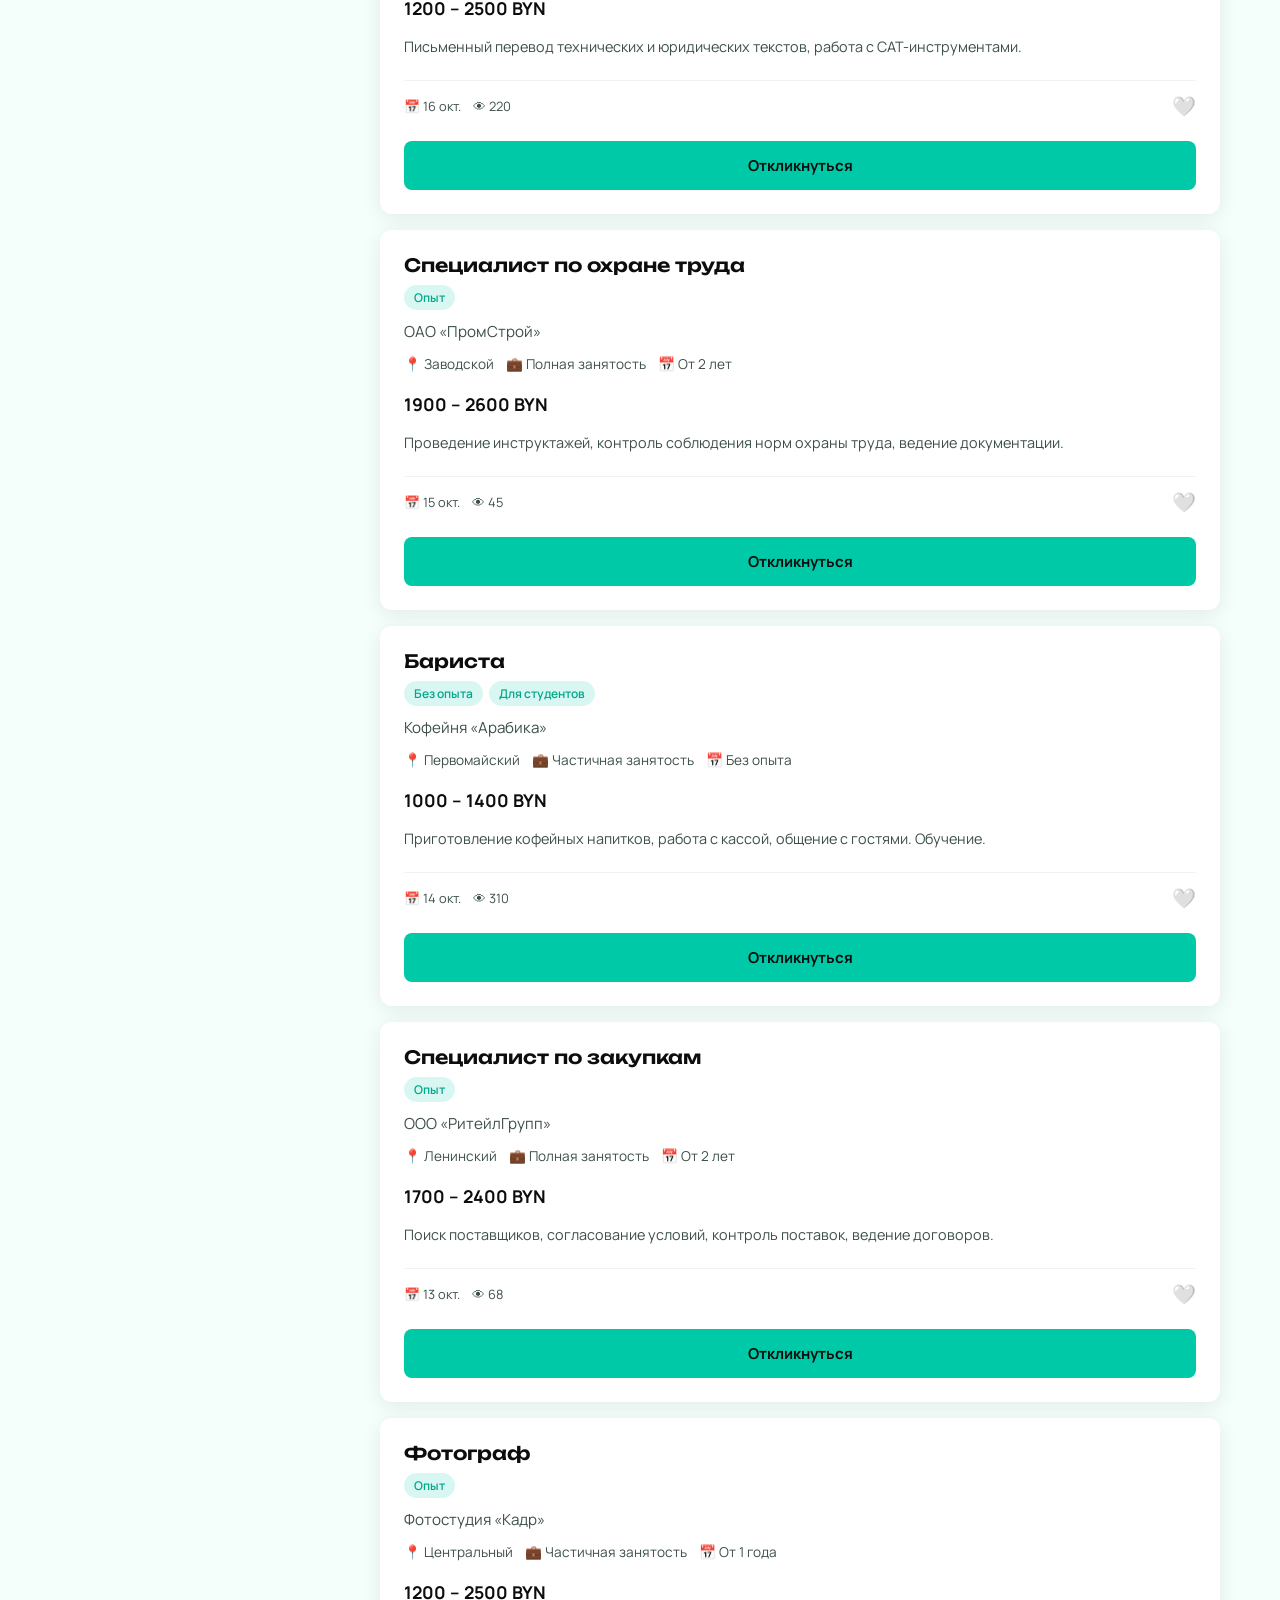
<file: vector-site/vacancies.html>
<!DOCTYPE html>
<html lang="ru">
<head>
  <meta charset="UTF-8">
  <meta name="viewport" content="width=device-width, initial-scale=1.0">
  <meta name="description" content="Актуальные вакансии центра занятости Вектор">
  <title>Вакансии — Вектор</title>

  <link rel="preconnect" href="https://fonts.googleapis.com">
  <link rel="preconnect" href="https://fonts.gstatic.com" crossorigin>
  <link href="https://fonts.googleapis.com/css2?family=Manrope:wght@400;500;600;700&family=Unbounded:wght@500;600;700&display=swap" rel="stylesheet">

  <link rel="stylesheet" href="../css/styles.css">
  <link rel="icon" href="../images/favicon.svg" type="image/svg+xml">
</head>
<body>

  <header class="header" id="header">
    <div class="container header__inner">
      <a href="index.html" class="logo">
        <img src="../images/logo.svg" alt="Логотип центра занятости Вектор" width="40" height="40">
        <span class="logo__text">
          <span class="logo__name">ВЕКТОР</span>
          <span class="logo__desc">Центр занятости</span>
        </span>
      </a>

      <nav class="nav" id="nav" aria-label="Основная навигация">
        <ul class="nav__list">
          <li><a href="index.html" class="nav__link">Главная</a></li>
          <li><a href="vacancies.html" class="nav__link nav__link--active">Вакансии</a></li>
          <li><a href="services.html" class="nav__link">Услуги</a></li>
          <li><a href="employers.html" class="nav__link">Нанимателям</a></li>
          <li><a href="events.html" class="nav__link">Мероприятия</a></li>
          <li><a href="contacts.html" class="nav__link">Контакты</a></li>
          <li><a href="profile.html" class="nav__link">Профиль</a></li>
        </ul>
      </nav>

      <div class="header__actions">
        <button type="button" class="theme-toggle" id="themeToggle" aria-label="Переключить тему" title="Тема">
          <span aria-hidden="true">◐</span>
        </button>
        <button type="button" class="a11y-toggle" id="a11yToggle" aria-label="Режим для слабовидящих" title="Для слабовидящих">
          <span>Аа</span>
        </button>
        <button type="button" class="burger" id="burger" aria-label="Открыть меню">
          <span></span><span></span><span></span>
        </button>
      </div>
    </div>
  </header>

  <main>
    <section class="page-hero">
      <div class="container">
        <h1 class="page-hero__title">Вакансии</h1>
        <p class="page-hero__subtitle">Актуальные предложения от работодателей</p>
      </div>
    </section>

    <section class="vacancies-page">
      <div class="container">
        <div class="vacancies-page__layout">
          <aside class="filters" aria-label="Фильтры вакансий">
            <h2 class="filters__title">Фильтры</h2>

            <div class="filters__group">
              <label class="filters__label" for="searchInput">Поиск</label>
              <input type="search" id="searchInput" class="filters__input" placeholder="Должность или компания">
            </div>

            <div class="filters__group">
              <label class="filters__label" for="districtFilter">Район</label>
              <select id="districtFilter" class="filters__select">
                <option value="">Все районы</option>
                <option value="Центральный">Центральный</option>
                <option value="Советский">Советский</option>
                <option value="Первомайский">Первомайский</option>
                <option value="Партизанский">Партизанский</option>
                <option value="Заводской">Заводской</option>
                <option value="Московский">Московский</option>
                <option value="Ленинский">Ленинский</option>
                <option value="Октябрьский">Октябрьский</option>
                <option value="Фрунзенский">Фрунзенский</option>
                <option value="Минский район">Минский район</option>
              </select>
            </div>

            <div class="filters__group">
              <label class="filters__label" for="typeFilter">Тип занятости</label>
              <select id="typeFilter" class="filters__select">
                <option value="">Любой</option>
                <option value="Полная занятость">Полная занятость</option>
                <option value="Частичная занятость">Частичная занятость</option>
                <option value="Удаленная работа">Удаленная работа</option>
              </select>
            </div>

            <div class="filters__group">
              <label class="filters__label" for="experienceFilter">Опыт</label>
              <select id="experienceFilter" class="filters__select">
                <option value="">Любой</option>
                <option value="Без опыта">Без опыта</option>
                <option value="От 1 года">От 1 года</option>
                <option value="От 2 лет">От 2 лет</option>
                <option value="От 3 лет">От 3 лет</option>
              </select>
            </div>

            <button type="button" class="btn btn--secondary filters__reset" id="resetFilters">Сбросить</button>
          </aside>

          <div class="vacancies-list">
            <div class="vacancies-list__header">
              <p class="vacancies-list__count" id="vacanciesCount">Загрузка...</p>
            </div>
            <div class="vacancies-list__grid" id="vacanciesGrid">
              <p class="vacancies-preview__loading">Загрузка вакансий...</p>
            </div>
          </div>
        </div>
      </div>
    </section>
  </main>

  <footer class="footer">
    <div class="container footer__inner">
      <div class="footer__brand">
        <a href="index.html" class="logo logo--footer">
          <span class="logo__name">ВЕКТОР</span>
        </a>
        <p class="footer__text">Центр занятости населения</p>
      </div>
      <div class="footer__nav">
        <a href="vacancies.html">Вакансии</a>
        <a href="services.html">Услуги</a>
        <a href="employers.html">Нанимателям</a>
        <a href="events.html">Мероприятия</a>
        <a href="contacts.html">Контакты</a>
      </div>
      <div class="footer__contacts">
        <p>г. Минск, ул. Петруся Бровки, 14</p>
        <p>+375 (17) 123-45-67</p>
        <p>info@vektor.by</p>
      </div>
    </div>
    <div class="footer__bottom">
      <div class="container">
        <p>© 2027 Центр занятости «Вектор»</p>
      </div>
    </div>
  </footer>

  <script src="../js/theme.js"></script>
  <script src="../js/data.js"></script>
  <script src="../js/main.js"></script>
</body>
</html>
</file>
<file: css/styles.css>
*,
*::before,
*::after {
  box-sizing: border-box;
  margin: 0;
  padding: 0;
}

html {
  font-size: 16px;
  scroll-behavior: smooth;
}
html[data-a11y=true] {
  font-size: 18px;
}

body {
  font-family: "Manrope", system-ui, -apple-system, sans-serif;
  font-size: 1rem;
  line-height: 1.6;
  color: #0D0D0D;
  background-color: #F4FFFC;
  min-height: 100vh;
  transition: background-color 0.25s ease, color 0.25s ease;
}

img,
svg {
  max-width: 100%;
  display: block;
}

a {
  color: #00C9A7;
  text-decoration: none;
  transition: color 0.25s ease;
}
a:hover {
  color: #00A88A;
}

ul, ol {
  list-style: none;
}

button {
  font-family: inherit;
  cursor: pointer;
  border: none;
  background: none;
}

input,
textarea,
select {
  font-family: inherit;
  font-size: 1rem;
}

h1, h2, h3, h4 {
  font-family: "Unbounded", system-ui, sans-serif;
  line-height: 1.25;
  font-weight: 600;
}

.container {
  width: 100%;
  max-width: 1200px;
  margin: 0 auto;
  padding: 0 20px;
}

.visually-hidden {
  position: absolute;
  width: 1px;
  height: 1px;
  padding: 0;
  margin: -1px;
  overflow: hidden;
  clip: rect(0, 0, 0, 0);
  white-space: nowrap;
  border: 0;
}

.container {
  width: 100%;
  max-width: 1200px;
  margin: 0 auto;
  padding: 0 20px;
}

.section-header {
  display: flex;
  justify-content: space-between;
  align-items: center;
  margin-bottom: 32px;
  gap: 16px;
  flex-wrap: wrap;
}

.section-title {
  font-size: clamp(1.5rem, 1.2rem + 1vw, 2rem);
  font-weight: 600;
}

.section-subtitle {
  color: #3D4F4A;
  font-size: 1rem;
}

.stats__grid {
  display: grid;
  grid-template-columns: repeat(4, 1fr);
  gap: 24px;
}

.services-preview__grid {
  display: grid;
  grid-template-columns: repeat(4, 1fr);
  gap: 20px;
}

.vacancies-preview__grid {
  display: grid;
  grid-template-columns: repeat(3, 1fr);
  gap: 20px;
}

.vacancies-page__layout {
  display: grid;
  grid-template-columns: 280px 1fr;
  gap: 40px;
  align-items: start;
}

.vacancies-list__grid {
  display: grid;
  grid-template-columns: 1fr;
  gap: 16px;
}

.employers-page__grid {
  display: grid;
  grid-template-columns: 1fr 1fr;
  gap: 50px;
  align-items: start;
}

.events-grid {
  display: grid;
  grid-template-columns: repeat(auto-fill, minmax(320px, 1fr));
  gap: 20px;
}

.contacts-page__grid {
  display: grid;
  grid-template-columns: 1fr 1fr;
  gap: 50px;
  align-items: start;
  margin-bottom: 60px;
}

.hero__inner {
  display: grid;
  grid-template-columns: 1.2fr 1fr;
  gap: 60px;
  align-items: center;
}

.footer__inner {
  display: grid;
  grid-template-columns: 1.5fr 1fr 1fr;
  gap: 40px;
  padding-bottom: 40px;
}

@media (max-width: 1023px) {
  .hero__inner {
    grid-template-columns: 1fr;
    text-align: center;
  }
  .footer__inner {
    grid-template-columns: 1fr;
    gap: 30px;
  }
  .stats__grid {
    grid-template-columns: repeat(2, 1fr);
  }
  .services-preview__grid {
    grid-template-columns: repeat(2, 1fr);
  }
  .vacancies-preview__grid {
    grid-template-columns: 1fr;
  }
  .vacancies-page__layout {
    grid-template-columns: 1fr;
  }
  .employers-page__grid {
    grid-template-columns: 1fr;
  }
  .contacts-page__grid {
    grid-template-columns: 1fr;
    gap: 40px;
  }
}
@media (max-width: 479px) {
  .stats__grid {
    grid-template-columns: 1fr;
  }
  .services-preview__grid {
    grid-template-columns: 1fr;
  }
}
.btn {
  display: inline-flex;
  align-items: center;
  justify-content: center;
  gap: 8px;
  padding: 12px 24px;
  font-weight: 700;
  font-size: 0.9375rem;
  border-radius: 8px;
  transition: all 0.25s ease;
  cursor: pointer;
  border: 2px solid transparent;
}
.btn--primary {
  background-color: #00C9A7;
  color: #0D0D0D;
}
.btn--primary:hover {
  background-color: #00A88A;
  transform: translateY(-2px);
  box-shadow: 0 6px 16px rgba(0, 201, 167, 0.3);
}
.btn--secondary {
  background-color: transparent;
  border-color: #00C9A7;
  color: #00C9A7;
}
.btn--secondary:hover {
  background-color: #00C9A7;
  color: #0D0D0D;
}

.logo {
  display: flex;
  align-items: center;
  gap: 10px;
  color: inherit;
  text-decoration: none;
}
.logo img {
  width: 40px;
  height: 40px;
  flex-shrink: 0;
}
.logo__text {
  display: flex;
  flex-direction: column;
  line-height: 1.15;
}
.logo__name {
  font-family: "Unbounded", system-ui, sans-serif;
  font-weight: 700;
  font-size: 1.2rem;
  letter-spacing: 0.3px;
  color: #0D0D0D;
}
.logo__desc {
  font-size: 0.65rem;
  color: #3D4F4A;
  text-transform: uppercase;
  letter-spacing: 0.4px;
}
.logo--footer .logo__name {
  color: #FFFFFF;
}

.header {
  position: sticky;
  top: 0;
  z-index: 100;
  background-color: rgba(244, 255, 252, 0.92);
  backdrop-filter: blur(12px);
  border-bottom: 1px solid rgba(0, 0, 0, 0.06);
  transition: background-color 0.25s ease;
}
.header__inner {
  display: flex;
  align-items: center;
  justify-content: space-between;
  height: 72px;
  gap: 24px;
}
.header__actions {
  display: flex;
  align-items: center;
  gap: 12px;
}

.nav__list {
  display: flex;
  gap: 8px;
}
.nav__link {
  padding: 8px 14px;
  font-weight: 500;
  font-size: 0.9375rem;
  color: #3D4F4A;
  border-radius: 8px;
  transition: all 0.25s ease;
}
.nav__link:hover {
  color: #0D0D0D;
  background-color: rgba(0, 201, 167, 0.1);
}
.nav__link--active {
  color: #0D0D0D;
  font-weight: 600;
  background-color: rgba(0, 201, 167, 0.15);
}

.theme-toggle,
.a11y-toggle {
  width: 40px;
  height: 40px;
  display: flex;
  align-items: center;
  justify-content: center;
  border-radius: 50%;
  font-size: 1.1rem;
  color: #3D4F4A;
  transition: all 0.25s ease;
}
.theme-toggle:hover,
.a11y-toggle:hover {
  background-color: rgba(0, 201, 167, 0.15);
  color: #0D0D0D;
}

.a11y-toggle--active {
  background-color: #00C9A7;
  color: #0D0D0D;
}

.burger {
  display: none;
  flex-direction: column;
  justify-content: center;
  gap: 5px;
  width: 40px;
  height: 40px;
  padding: 8px;
}
.burger span {
  display: block;
  height: 2px;
  background-color: #0D0D0D;
  border-radius: 2px;
  transition: all 0.25s ease;
}
.burger--active span:nth-child(1) {
  transform: translateY(7px) rotate(45deg);
}
.burger--active span:nth-child(2) {
  opacity: 0;
}
.burger--active span:nth-child(3) {
  transform: translateY(-7px) rotate(-45deg);
}

.hero {
  background: linear-gradient(135deg, #0D0D0D 0%, #1a2422 100%);
  color: #FFFFFF;
  padding: 80px 0 100px;
  min-height: 520px;
  display: flex;
  align-items: center;
}
.hero__title {
  font-size: clamp(2.2rem, 1.2rem + 3vw, 3.5rem);
  font-weight: 700;
  line-height: 1.15;
  margin-bottom: 20px;
}
.hero__accent {
  color: #00C9A7;
}
.hero__subtitle {
  font-size: 1.125rem;
  color: rgba(255, 255, 255, 0.75);
  margin-bottom: 32px;
  max-width: 480px;
  margin-left: auto;
  margin-right: auto;
}
.hero__visual {
  display: flex;
  justify-content: center;
  align-items: center;
}
.hero__placeholder {
  width: 280px;
  height: 280px;
  border: 2px dashed rgba(0, 201, 167, 0.4);
  border-radius: 24px;
  display: flex;
  align-items: center;
  justify-content: center;
  color: #00C9A7;
  font-family: "Unbounded", system-ui, sans-serif;
  font-size: 1.5rem;
}
.hero__visual {
  display: flex;
  justify-content: center;
  align-items: center;
}
.hero__svg {
  width: 100%;
  max-width: 400px;
  height: auto;
  filter: drop-shadow(0 10px 20px rgba(0, 201, 167, 0.15));
}
.hero__svg-line {
  stroke-dasharray: 500;
  stroke-dashoffset: 500;
  animation: drawLine 2s ease-out forwards;
}
@keyframes drawLine {
  to {
    stroke-dashoffset: 0;
  }
}
.hero__svg-pulse {
  animation: pulseDot 2s infinite;
}
@keyframes pulseDot {
  0% {
    transform: scale(1);
    opacity: 1;
  }
  50% {
    transform: scale(1.5);
    opacity: 0.5;
  }
  100% {
    transform: scale(1);
    opacity: 1;
  }
}

.search-form {
  display: flex;
  gap: 12px;
  max-width: 520px;
  margin: 0 auto;
}
.search-form__input {
  flex: 1;
  padding: 14px 20px;
  border: none;
  border-radius: 8px;
  font-size: 1rem;
  background: #FFFFFF;
  color: #0D0D0D;
}
.search-form__input::-moz-placeholder {
  color: #999;
}
.search-form__input::placeholder {
  color: #999;
}
.search-form__input:focus {
  outline: 3px solid #00C9A7;
  outline-offset: 2px;
}
.search-form__btn {
  flex-shrink: 0;
}

.stats {
  padding: 60px 0;
  background: #FFFFFF;
}
.stats__item {
  text-align: center;
  padding: 24px 16px;
}
.stats__number {
  display: block;
  font-family: "Unbounded", system-ui, sans-serif;
  font-size: clamp(2rem, 1.5rem + 1.5vw, 2.75rem);
  font-weight: 700;
  color: #00C9A7;
  line-height: 1.2;
}
.stats__label {
  display: block;
  margin-top: 8px;
  font-size: 0.95rem;
  color: #3D4F4A;
}

.career-path {
  padding: 70px 0;
  background: #FFFFFF;
}
.career-path__wrap {
  position: relative;
  padding: 40px 0 20px;
}
.career-path__svg {
  position: absolute;
  top: 0;
  left: 0;
  width: 100%;
  height: 100%;
  z-index: 1;
  pointer-events: none;
}
.career-path__line {
  stroke-dasharray: 12 12;
  animation: dash 20s linear infinite;
}
@keyframes dash {
  to {
    stroke-dashoffset: -1000;
  }
}
.career-path__steps {
  display: flex;
  justify-content: space-between;
  align-items: center;
  position: relative;
  z-index: 2;
  gap: 10px;
}
.career-path__tooltip {
  margin-top: 40px;
  text-align: center;
  padding: 20px;
  background: #F4FFFC;
  border-radius: 12px;
  border-left: 4px solid #00C9A7;
  min-height: 80px;
  display: flex;
  align-items: center;
  justify-content: center;
  transition: all 0.25s ease;
  opacity: 0.6;
}
.career-path__tooltip--visible {
  opacity: 1;
  background: rgba(0, 201, 167, 0.1);
  border-left-color: #00A88A;
}
.career-path__tooltip-text {
  font-size: 1.05rem;
  color: #3D4F4A;
  max-width: 600px;
  margin: 0 auto;
}

.career-step {
  display: flex;
  flex-direction: column;
  align-items: center;
  gap: 8px;
  background: transparent;
  border: none;
  cursor: pointer;
  transition: transform 0.25s ease;
  padding: 10px;
  border-radius: 12px;
  min-width: 120px;
}
.career-step:hover {
  transform: translateY(-5px);
}
.career-step__icon {
  width: 60px;
  height: 60px;
  display: flex;
  align-items: center;
  justify-content: center;
  font-size: 1.8rem;
  background: #FFFFFF;
  border: 2px solid #00C9A7;
  border-radius: 50%;
  transition: all 0.25s ease;
  box-shadow: 0 4px 12px rgba(0, 201, 167, 0.15);
}
.career-step__label {
  font-size: 0.85rem;
  font-weight: 600;
  color: #0D0D0D;
  text-align: center;
  transition: color 0.25s ease;
}
.career-step--active .career-step__icon {
  background: #00C9A7;
  color: #0D0D0D;
  transform: scale(1.1);
  box-shadow: 0 6px 20px rgba(0, 201, 167, 0.4);
}
.career-step--active .career-step__label {
  color: #00A88A;
}

.services-preview {
  padding: 70px 0;
}

.service-card {
  background: #FFFFFF;
  border-radius: 12px;
  padding: 28px 22px;
  box-shadow: 0 4px 20px rgba(0, 0, 0, 0.08);
  transition: transform 0.25s ease, box-shadow 0.25s ease;
}
.service-card:hover {
  transform: translateY(-4px);
  box-shadow: 0 12px 28px rgba(0, 0, 0, 0.1);
}
.service-card__icon {
  font-size: 1.75rem;
  margin-bottom: 16px;
}
.service-card__title {
  font-size: 1.1rem;
  margin-bottom: 8px;
}
.service-card__text {
  font-size: 0.9rem;
  color: #3D4F4A;
  line-height: 1.5;
}

.vacancies-preview {
  padding: 70px 0;
  background: #FFFFFF;
}

.vacancies-preview__loading {
  grid-column: 1/-1;
  text-align: center;
  color: #3D4F4A;
  padding: 40px 0;
}

.cta {
  padding: 80px 0;
  background: linear-gradient(135deg, #0D0D0D 0%, #1a2422 100%);
  color: #FFFFFF;
  text-align: center;
}
.cta__title {
  font-size: clamp(1.6rem, 1.2rem + 1.5vw, 2.25rem);
  margin-bottom: 12px;
}
.cta__text {
  color: rgba(255, 255, 255, 0.7);
  margin-bottom: 28px;
  font-size: 1.1rem;
}

.footer {
  background-color: #0D0D0D;
  color: rgba(255, 255, 255, 0.7);
  padding-top: 60px;
}
.footer__text {
  margin-top: 8px;
  font-size: 0.9rem;
}
.footer__nav {
  display: flex;
  flex-direction: column;
  gap: 10px;
}
.footer__nav a {
  color: rgba(255, 255, 255, 0.7);
  font-size: 0.95rem;
}
.footer__nav a:hover {
  color: #00C9A7;
}
.footer__contacts {
  font-size: 0.95rem;
  line-height: 1.8;
}
.footer__bottom {
  border-top: 1px solid rgba(255, 255, 255, 0.1);
  padding: 20px 0;
  font-size: 0.85rem;
  text-align: center;
}

.vacancy-card {
  background: #FFFFFF;
  border-radius: 12px;
  padding: 24px;
  box-shadow: 0 4px 20px rgba(0, 0, 0, 0.08);
  display: flex;
  flex-direction: column;
  gap: 10px;
  transition: transform 0.25s ease, box-shadow 0.25s ease;
}
.vacancy-card:hover {
  transform: translateY(-4px);
  box-shadow: 0 12px 28px rgba(0, 0, 0, 0.1);
}
.vacancy-card__header {
  display: flex;
  flex-direction: column;
  gap: 8px;
}
.vacancy-card__title {
  font-size: 1.15rem;
  font-weight: 600;
}
.vacancy-card__tags {
  display: flex;
  flex-wrap: wrap;
  gap: 6px;
}
.vacancy-card__info {
  display: flex;
  gap: 12px;
  align-items: center;
}
.vacancy-card__fav-btn {
  font-size: 1.2rem;
  cursor: pointer;
  transition: transform 0.2s ease;
}
.vacancy-card__fav-btn:hover {
  transform: scale(1.2);
}
.vacancy-card__actions {
  margin-top: 12px;
  display: flex;
  gap: 10px;
}
.vacancy-card__apply {
  width: 100%;
}
.vacancy-card__tag {
  font-size: 0.75rem;
  font-weight: 600;
  padding: 3px 10px;
  border-radius: 20px;
  background: rgba(0, 201, 167, 0.15);
  color: #00A88A;
}
.vacancy-card__company {
  font-size: 0.95rem;
  color: #3D4F4A;
}
.vacancy-card__meta {
  display: flex;
  flex-wrap: wrap;
  gap: 12px;
  font-size: 0.85rem;
  color: #3D4F4A;
}
.vacancy-card__salary {
  font-weight: 700;
  font-size: 1.1rem;
  color: #0D0D0D;
  margin-top: 4px;
}
.vacancy-card__desc {
  font-size: 0.9rem;
  color: #3D4F4A;
  line-height: 1.5;
  margin-top: 4px;
}
.vacancy-card__btn {
  margin-top: auto;
  align-self: flex-start;
}
.vacancy-card__footer {
  display: flex;
  justify-content: space-between;
  align-items: center;
  margin-top: 12px;
  padding-top: 12px;
  border-top: 1px solid rgba(0, 0, 0, 0.05);
  font-size: 0.8rem;
  color: #3D4F4A;
}
.vacancy-card__date {
  font-weight: 500;
}
.vacancy-card__views {
  display: flex;
  align-items: center;
  gap: 4px;
}

.page-hero {
  background: linear-gradient(135deg, #0D0D0D 0%, #1a2422 100%);
  color: #FFFFFF;
  padding: 50px 0;
}
.page-hero__title {
  font-size: clamp(1.8rem, 1.3rem + 1.5vw, 2.5rem);
  margin-bottom: 8px;
}
.page-hero__subtitle {
  color: rgba(255, 255, 255, 0.7);
  font-size: 1.05rem;
}

.vacancies-page {
  padding: 50px 0 80px;
}

.filters {
  background: #FFFFFF;
  border-radius: 12px;
  padding: 24px;
  box-shadow: 0 4px 20px rgba(0, 0, 0, 0.08);
  position: sticky;
  top: 90px;
}
.filters__title {
  font-size: 1.15rem;
  margin-bottom: 20px;
}
.filters__group {
  margin-bottom: 18px;
}
.filters__label {
  display: block;
  font-size: 0.85rem;
  font-weight: 600;
  margin-bottom: 6px;
  color: #3D4F4A;
}
.filters__input, .filters__select {
  width: 100%;
  padding: 10px 14px;
  border: 1px solid #ddd;
  border-radius: 8px;
  background: #F4FFFC;
  color: #0D0D0D;
  transition: border-color 0.25s ease;
}
.filters__input:focus, .filters__select:focus {
  outline: none;
  border-color: #00C9A7;
}
.filters__reset {
  width: 100%;
  margin-top: 10px;
}

.vacancies-list__header {
  margin-bottom: 20px;
}

.vacancies-list__count {
  font-size: 0.95rem;
  color: #3D4F4A;
}

.services-page {
  padding: 50px 0 80px;
}

.service-accordion {
  background: #FFFFFF;
  border-radius: 12px;
  box-shadow: 0 4px 20px rgba(0, 0, 0, 0.08);
  margin-bottom: 16px;
  overflow: hidden;
}
.service-accordion__summary {
  display: grid;
  grid-template-columns: auto 1fr;
  grid-template-rows: auto auto;
  gap: 4px 16px;
  padding: 22px 24px;
  cursor: pointer;
  list-style: none;
  align-items: center;
}
.service-accordion__summary::-webkit-details-marker {
  display: none;
}
.service-accordion__icon {
  grid-row: 1/3;
  font-size: 1.8rem;
}
.service-accordion__title {
  font-family: "Unbounded", system-ui, sans-serif;
  font-weight: 600;
  font-size: 1.1rem;
}
.service-accordion__short {
  font-size: 0.9rem;
  color: #3D4F4A;
}
.service-accordion__body {
  padding: 0 24px 22px 70px;
  color: #3D4F4A;
  line-height: 1.6;
}
.service-accordion[open] {
  border: 1px solid rgba(0, 201, 167, 0.3);
}

.employers-page {
  padding: 50px 0 80px;
}

.steps {
  margin-top: 28px;
  display: flex;
  flex-direction: column;
  gap: 24px;
}
.steps__item {
  display: flex;
  gap: 16px;
  align-items: flex-start;
}
.steps__num {
  flex-shrink: 0;
  width: 36px;
  height: 36px;
  background: #00C9A7;
  color: #0D0D0D;
  font-weight: 700;
  font-size: 1rem;
  border-radius: 50%;
  display: flex;
  align-items: center;
  justify-content: center;
}
.steps h3 {
  font-size: 1.05rem;
  margin-bottom: 4px;
}
.steps p {
  font-size: 0.9rem;
  color: #3D4F4A;
}

.form {
  background: #FFFFFF;
  padding: 28px;
  border-radius: 12px;
  box-shadow: 0 4px 20px rgba(0, 0, 0, 0.08);
}
.form__group {
  margin-bottom: 18px;
}
.form__row {
  display: grid;
  grid-template-columns: 1fr 1fr;
  gap: 16px;
}
.form__label {
  display: block;
  font-size: 0.85rem;
  font-weight: 600;
  margin-bottom: 6px;
  color: #3D4F4A;
}
.form__input, .form__textarea {
  width: 100%;
  padding: 12px 14px;
  border: 1px solid #ddd;
  border-radius: 8px;
  background: #F4FFFC;
  color: #0D0D0D;
  transition: border-color 0.25s ease;
}
.form__input:focus, .form__textarea:focus {
  outline: none;
  border-color: #00C9A7;
}
.form__textarea {
  resize: vertical;
  min-height: 100px;
}
.form__submit {
  width: 100%;
  margin-top: 8px;
}
.form__note {
  margin-top: 12px;
  font-size: 0.8rem;
  color: #3D4F4A;
}

.form__error {
  display: block;
  margin-top: 5px;
  font-size: 0.8rem;
  color: #e74c3c;
}

.form__input--error {
  border-color: #e74c3c !important;
  background-color: #fdf2f2;
}

.events-page {
  padding: 50px 0 80px;
}

.events-filters {
  display: flex;
  align-items: center;
  gap: 16px;
  margin-bottom: 30px;
  background: #FFFFFF;
  padding: 16px 24px;
  border-radius: 12px;
  box-shadow: 0 4px 20px rgba(0, 0, 0, 0.08);
}
.events-filters .filters__label {
  margin-bottom: 0;
  white-space: nowrap;
}
.events-filters .filters__select {
  max-width: 300px;
}

.event-card {
  background: #FFFFFF;
  border-radius: 12px;
  padding: 24px;
  box-shadow: 0 4px 20px rgba(0, 0, 0, 0.08);
  display: flex;
  flex-direction: column;
  gap: 10px;
  transition: transform 0.25s ease, box-shadow 0.25s ease;
  border-left: 4px solid #00C9A7;
}
.event-card:hover {
  transform: translateY(-4px);
  box-shadow: 0 12px 28px rgba(0, 0, 0, 0.1);
}
.event-card__header {
  display: flex;
  justify-content: space-between;
  align-items: center;
  margin-bottom: 8px;
}
.event-card__type {
  font-size: 0.75rem;
  font-weight: 700;
  padding: 4px 12px;
  border-radius: 20px;
  background: rgba(0, 201, 167, 0.15);
  color: #00A88A;
  text-transform: uppercase;
  letter-spacing: 0.5px;
}
.event-card__date {
  font-size: 0.9rem;
  font-weight: 600;
  color: #0D0D0D;
}
.event-card__title {
  font-size: 1.15rem;
  font-weight: 600;
  line-height: 1.3;
  margin-bottom: 4px;
}
.event-card__time, .event-card__location {
  font-size: 0.9rem;
  color: #3D4F4A;
  display: flex;
  align-items: center;
  gap: 6px;
}
.event-card__desc {
  font-size: 0.9rem;
  color: #3D4F4A;
  margin-top: 8px;
  line-height: 1.5;
}

.contacts-page {
  padding: 50px 0 80px;
}

.work-status {
  display: inline-flex;
  align-items: center;
  gap: 10px;
  padding: 12px 20px;
  border-radius: 50px;
  border: 1px solid transparent;
  margin-bottom: 30px;
  font-weight: 600;
  font-size: 0.95rem;
  transition: all 0.25s ease;
}
.work-status__dot {
  width: 10px;
  height: 10px;
  border-radius: 50%;
  background-color: #999;
  transition: all 0.25s ease;
}

.contact-block {
  margin-bottom: 28px;
}
.contact-block h2 {
  font-size: 1.2rem;
  margin-bottom: 12px;
  color: #0D0D0D;
}
.contact-block p {
  margin-bottom: 6px;
  color: #3D4F4A;
}
.contact-block a {
  font-weight: 600;
}

.schedule-list {
  display: flex;
  flex-direction: column;
  gap: 8px;
}
.schedule-list li {
  display: flex;
  justify-content: space-between;
  max-width: 350px;
  padding-bottom: 8px;
  border-bottom: 1px dashed rgba(0, 0, 0, 0.1);
  color: #3D4F4A;
}
.schedule-list li span {
  font-weight: 500;
}

.contacts-form__desc {
  color: #3D4F4A;
  margin-bottom: 20px;
  font-size: 0.95rem;
}

.contacts-map {
  margin-top: 20px;
}
.contacts-map h2 {
  margin-bottom: 20px;
}
.contacts-map__wrap {
  border-radius: 12px;
  overflow: hidden;
  box-shadow: 0 4px 20px rgba(0, 0, 0, 0.08);
  border: 1px solid rgba(0, 0, 0, 0.05);
}
.contacts-map__wrap svg {
  width: 100%;
  height: auto;
  display: block;
}

@media (max-width: 1023px) {
  .nav {
    display: none;
  }
  .nav--open {
    display: flex !important;
    position: absolute;
    top: 72px;
    left: 0;
    right: 0;
    background-color: #FFFFFF;
    flex-direction: column;
    padding: 20px;
    box-shadow: 0 10px 20px rgba(0, 0, 0, 0.1);
    z-index: 99;
    border-bottom: 1px solid rgba(0, 0, 0, 0.05);
  }
  .nav--open .nav__list {
    flex-direction: column;
    gap: 12px;
  }
  .nav--open .nav__link {
    display: block;
    padding: 12px 16px;
    font-size: 1rem;
  }
  .burger {
    display: flex;
  }
  .hero__subtitle {
    margin-left: auto;
    margin-right: auto;
  }
  .search-form {
    margin: 0 auto;
  }
  .hero__visual {
    order: -1;
  }
  .filters {
    position: static;
  }
  .form__row {
    grid-template-columns: 1fr;
  }
}
@media (max-width: 767px) {
  .career-path__steps {
    flex-direction: column;
    gap: 20px;
  }
  .career-path__svg {
    display: none;
  }
  .career-step {
    flex-direction: row;
    width: 100%;
    justify-content: flex-start;
    gap: 16px;
    min-width: auto;
  }
  .career-step__label {
    text-align: left;
    font-size: 1rem;
  }
  .events-filters {
    flex-direction: column;
    align-items: stretch;
  }
  .events-filters .filters__select {
    max-width: 100%;
  }
}
@media (max-width: 479px) {
  .search-form {
    flex-direction: column;
  }
  .header__inner {
    height: 64px;
  }
}
.profile-page {
  padding: 50px 0 80px;
}

.profile-tabs {
  display: flex;
  gap: 10px;
  margin-bottom: 30px;
  border-bottom: 1px solid rgba(0, 0, 0, 0.1);
  padding-bottom: 10px;
}

.profile-tab {
  padding: 10px 20px;
  font-weight: 600;
  color: #3D4F4A;
  border-radius: 8px;
  transition: all 0.25s ease;
  background: transparent;
  border: none;
  cursor: pointer;
}
.profile-tab:hover {
  background: rgba(0, 201, 167, 0.1);
}
.profile-tab--active {
  background: #00C9A7;
  color: #0D0D0D;
}

.profile-content {
  display: flex;
  flex-direction: column;
  gap: 16px;
}

.profile-item {
  background: #FFFFFF;
  padding: 20px;
  border-radius: 12px;
  box-shadow: 0 4px 20px rgba(0, 0, 0, 0.08);
  display: flex;
  justify-content: space-between;
  align-items: center;
}
.profile-item h3 {
  font-size: 1.1rem;
  margin-bottom: 4px;
}
.profile-item p {
  font-size: 0.9rem;
  color: #3D4F4A;
}

.status {
  font-size: 0.8rem;
  font-weight: 600;
  padding: 4px 12px;
  border-radius: 20px;
}
.status--pending {
  background: rgba(255, 193, 7, 0.2);
  color: #d39e00;
}

.empty-state {
  text-align: center;
  padding: 40px;
  background: #FFFFFF;
  border-radius: 12px;
  color: #3D4F4A;
  box-shadow: 0 4px 20px rgba(0, 0, 0, 0.08);
}

.vacancy-card__info {
  display: flex;
  gap: 12px;
  align-items: center;
}
.vacancy-card__fav-btn {
  font-size: 1.2rem;
  cursor: pointer;
  transition: transform 0.2s ease;
}
.vacancy-card__fav-btn:hover {
  transform: scale(1.2);
}
.vacancy-card__actions {
  margin-top: 12px;
  display: flex;
  gap: 10px;
}
.vacancy-card__apply {
  width: 100%;
}

[data-theme=dark] .profile-item, [data-theme=dark] .empty-state {
  background: #1A1F1E;
}
[data-theme=dark] .profile-tabs {
  border-bottom-color: rgba(255, 255, 255, 0.1);
}

[data-theme=dark] body {
  background-color: #0D0D0D;
  color: #F4FFFC;
}
[data-theme=dark] .header {
  background-color: rgba(13, 13, 13, 0.95);
  border-bottom-color: rgba(255, 255, 255, 0.08);
}
[data-theme=dark] .logo__name {
  color: #FFFFFF;
}
[data-theme=dark] .logo__desc {
  color: rgba(255, 255, 255, 0.55);
}
[data-theme=dark] .nav__link {
  color: rgba(255, 255, 255, 0.7);
}
[data-theme=dark] .nav__link:hover {
  color: #FFFFFF;
  background-color: rgba(0, 201, 167, 0.15);
}
[data-theme=dark] .nav__link--active {
  color: #FFFFFF;
  background-color: rgba(0, 201, 167, 0.2);
}
[data-theme=dark] .theme-toggle,
[data-theme=dark] .a11y-toggle {
  color: rgba(255, 255, 255, 0.75);
}
[data-theme=dark] .theme-toggle:hover,
[data-theme=dark] .a11y-toggle:hover {
  color: #FFFFFF;
  background-color: rgba(0, 201, 167, 0.15);
}
[data-theme=dark] .burger span {
  background-color: #FFFFFF;
}
[data-theme=dark] .stats {
  background-color: #141414;
}
[data-theme=dark] .service-card {
  background-color: #1A1F1E;
  box-shadow: 0 4px 20px rgba(0, 0, 0, 0.3);
}
[data-theme=dark] .service-card__text {
  color: rgba(255, 255, 255, 0.65);
}
[data-theme=dark] .vacancies-preview {
  background-color: #141414;
}
[data-theme=dark] .footer {
  background-color: #080808;
}
[data-theme=dark] .stats__label {
  color: rgba(255, 255, 255, 0.65);
}
[data-theme=dark] .vacancy-card {
  background-color: #1A1F1E;
}
[data-theme=dark] .vacancy-card__salary {
  color: #F4FFFC;
}
[data-theme=dark] .vacancy-card__company,
[data-theme=dark] .vacancy-card__meta,
[data-theme=dark] .vacancy-card__desc {
  color: rgba(255, 255, 255, 0.6);
}
[data-theme=dark] .vacancy-card__footer {
  border-top-color: rgba(255, 255, 255, 0.1);
  color: rgba(255, 255, 255, 0.5);
}
[data-theme=dark] .filters {
  background-color: #1A1F1E;
}
[data-theme=dark] .filters__input,
[data-theme=dark] .filters__select {
  background-color: #0D0D0D;
  border-color: #333;
  color: #F4FFFC;
}
[data-theme=dark] .filters__label {
  color: rgba(255, 255, 255, 0.6);
}
[data-theme=dark] .vacancies-list__count {
  color: rgba(255, 255, 255, 0.6);
}
[data-theme=dark] .service-accordion {
  background-color: #1A1F1E;
}
[data-theme=dark] .service-accordion__short,
[data-theme=dark] .service-accordion__body {
  color: rgba(255, 255, 255, 0.65);
}
[data-theme=dark] .form {
  background-color: #1A1F1E;
}
[data-theme=dark] .form__input,
[data-theme=dark] .form__textarea {
  background-color: #0D0D0D;
  border-color: #333;
  color: #F4FFFC;
}
[data-theme=dark] .form__label,
[data-theme=dark] .steps p {
  color: rgba(255, 255, 255, 0.6);
}
[data-theme=dark] .form__input--error {
  background-color: #2c1a1a;
}
[data-theme=dark] .events-filters {
  background: #1A1F1E;
}
[data-theme=dark] .events-filters .filters__select {
  background-color: #0D0D0D;
  border-color: #333;
  color: #F4FFFC;
}
[data-theme=dark] .event-card {
  background: #1A1F1E;
}
[data-theme=dark] .event-card__date {
  color: #F4FFFC;
}
[data-theme=dark] .event-card__time, [data-theme=dark] .event-card__location, [data-theme=dark] .event-card__desc {
  color: rgba(255, 255, 255, 0.65);
}
[data-theme=dark] .contact-block h2 {
  color: #F4FFFC;
}
[data-theme=dark] .contact-block p,
[data-theme=dark] .contact-block .contacts-form__desc {
  color: rgba(255, 255, 255, 0.65);
}
[data-theme=dark] .schedule-list li {
  color: rgba(255, 255, 255, 0.65);
  border-bottom-color: rgba(255, 255, 255, 0.1);
}
[data-theme=dark] .contacts-map__wrap {
  border-color: rgba(255, 255, 255, 0.1);
}
[data-theme=dark] .contacts-map__wrap svg rect {
  fill: #1A1F1E;
}
[data-theme=dark] .contacts-map__wrap svg path[stroke="#fff"] {
  stroke: #2a2a2a;
}
[data-theme=dark] .contacts-map__wrap svg rect[fill="#c8e6c9"] {
  fill: #2a2a2a;
}
[data-theme=dark] .contacts-map__wrap svg text[fill="#777"] {
  fill: #888;
}
[data-theme=dark] .career-path {
  background: #0D0D0D;
}
[data-theme=dark] .career-path__tooltip {
  background: #1A1F1E;
}
[data-theme=dark] .career-path__tooltip--visible {
  background: rgba(0, 201, 167, 0.15);
}
[data-theme=dark] .career-path__tooltip-text {
  color: rgba(255, 255, 255, 0.8);
}
[data-theme=dark] .career-step__icon {
  background: #1A1F1E;
}
[data-theme=dark] .career-step__label {
  color: #FFFFFF;
}
[data-theme=dark] .nav--open {
  background-color: #1A1F1E;
  border-bottom-color: rgba(255, 255, 255, 0.08);
}
</file>
